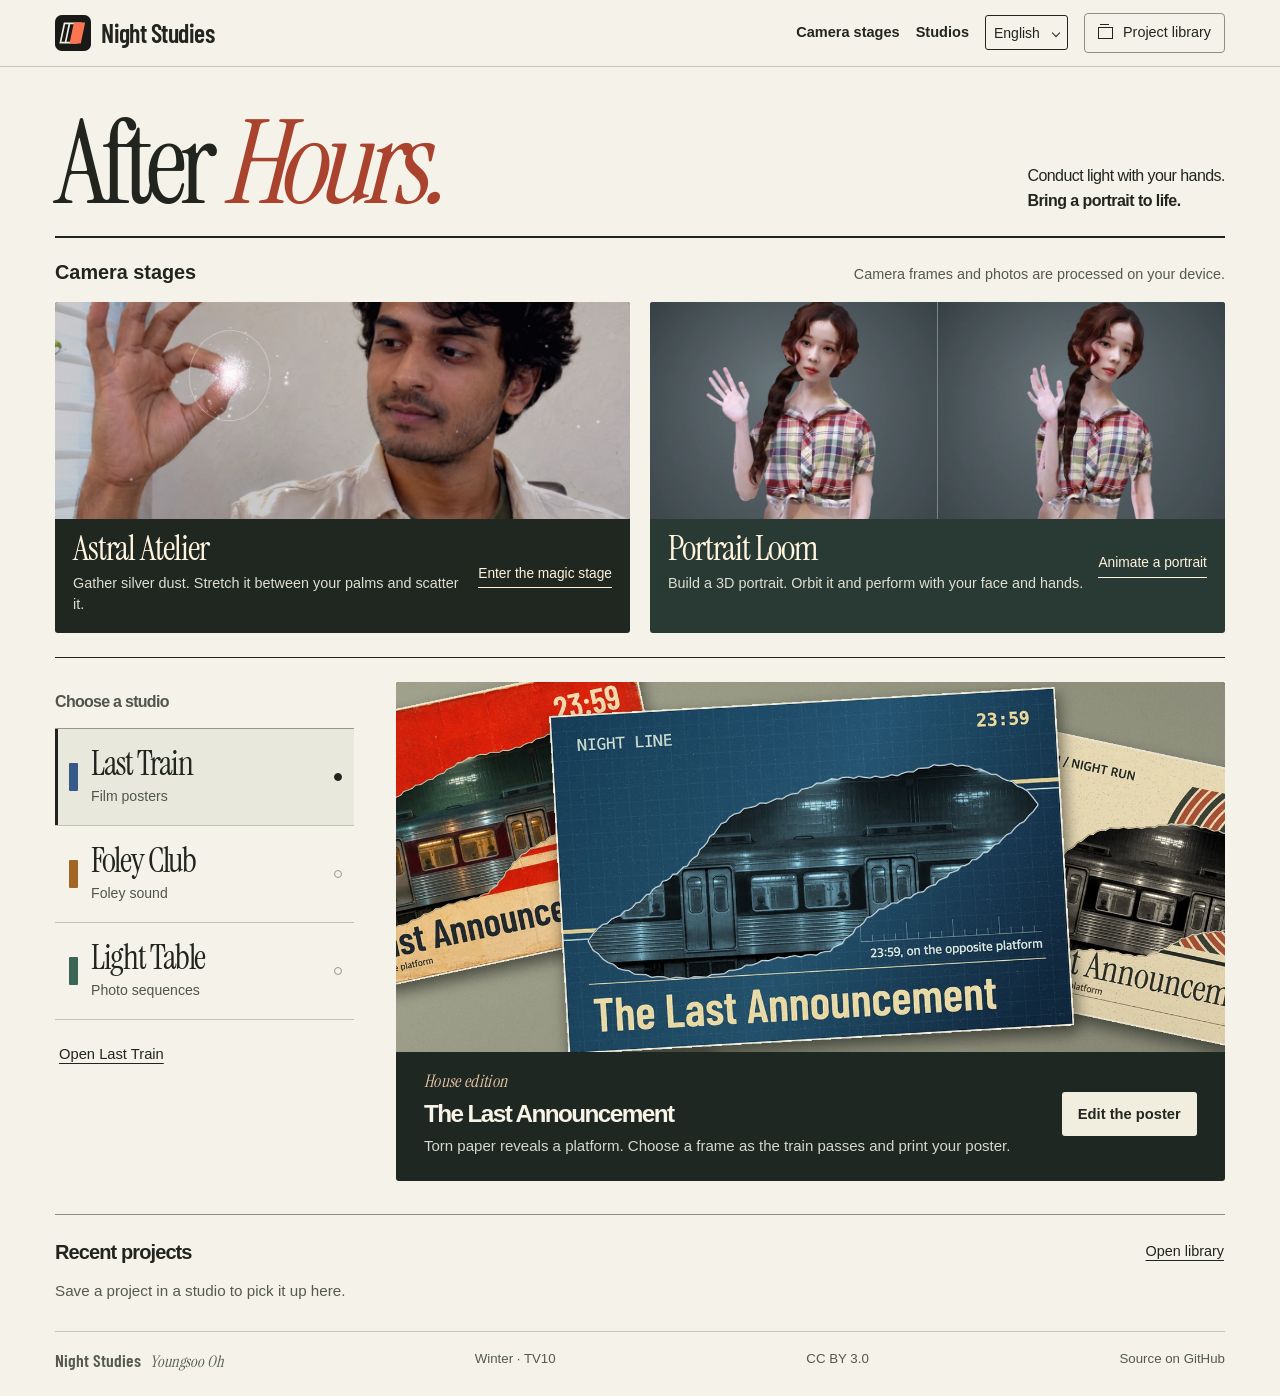
<file: docs/index.html>
<!doctype html>
<html lang="ko">
<head>
<meta charset="utf-8">
<meta name="viewport" content="width=device-width,initial-scale=1,viewport-fit=cover">
<meta name="theme-color" content="#f4f2e9">
<meta name="description" content="카메라로 빛을 지휘하고 사진 속 인물을 움직이는 두 무대. 포스터, 사운드트랙, 사진을 위한 세 편집실.">
<title>Night Studies — After Hours 편집실</title>
<link rel="icon" href="./mark.svg" type="image/svg+xml">
<link rel="stylesheet" href="./gallery.css?v=c949376de5">
<script src="./i18n.js?v=e4aa568ccb"></script>
<script src="./common-locales.js?v=d89a249e9d"></script>
<script defer src="./library.js?v=e522b8cf6c"></script>
<script defer src="./gallery.js?v=8ea4f9fb00"></script>
</head>
<body>
<a class="skip" href="#studios">편집실로 이동</a>
<header class="mast"><div class="shell">
  <a class="brand" href="./"><img src="./mark.svg" width="36" height="36" alt="">Night Studies</a>
  <nav aria-label="주 메뉴"><a href="#stages">카메라 무대</a><a href="#studios">편집실</a><span data-language-picker></span><button type="button" data-library><span class="shelf-icon" aria-hidden="true"></span>작업 보관함</button></nav>
</div></header>
<main class="shell">
  <div class="headline"><h1>After <em>Hours.</em></h1><p>손끝으로 무대를 열고<br><strong>사진 속 인물에 움직임을 입히세요.</strong></p></div>
  <section id="stages" class="live-stages" aria-labelledby="stages-title">
    <div class="stages-head"><h2 id="stages-title">카메라 무대</h2><p>카메라 영상과 사진은 기기에서 처리됩니다.</p></div>
    <div class="stage-shelf">
      <a class="stage-link" href="spell-stage/"><div class="stage-art"><img src="assets/astral-cover.webp?v=8d57b9cbe1" alt="카메라 속 손 주위로 모여드는 은빛 입자 구름"></div><div class="stage-details"><div><h3 lang="en" translate="no">Astral Atelier</h3><p>은빛 입자를 손바닥에 모아 두 손 사이로 늘이고 흩뿌립니다.</p></div><span>마법 무대 열기</span></div></a>
      <a class="stage-link" href="portrait-stage/"><div class="stage-art"><img src="assets/loom-cover.webp?v=09941cf5f2" alt="한 장의 사진에서 만든 3D 인물의 정면과 사선 시점"></div><div class="stage-details"><div><h3 lang="en" translate="no">Portrait Loom</h3><p>사진으로 3D 인물을 만들어 돌려 보고 내 표정과 손으로 연기합니다.</p></div><span>인물 무대 열기</span></div></a>
    </div>
  </section>
  <section class="desk" id="studios" aria-label="편집실과 하우스 에디션">
    <div class="selector">
      <h2>편집실 선택</h2>
      <div role="tablist" aria-label="편집실 선택" class="tabs">
        <button type="button" aria-selected="true" tabindex="0" role="tab" aria-controls="edition" id="tab-train" data-studio="last-train"><i class="swatch sw-train"></i><span><b lang="en" translate="no">Last Train</b><small>영화 포스터 편집실</small></span><span class="tab-dot" aria-hidden="true"></span></button>
        <button type="button" aria-selected="false" tabindex="-1" role="tab" aria-controls="edition" id="tab-foley" data-studio="foley-club"><i class="swatch sw-foley"></i><span><b lang="en" translate="no">Foley Club</b><small>효과음 편집실</small></span><span class="tab-dot" aria-hidden="true"></span></button>
        <button type="button" aria-selected="false" tabindex="-1" role="tab" aria-controls="edition" id="tab-light" data-studio="light-table"><i class="swatch sw-light"></i><span><b lang="en" translate="no">Light Table</b><small>사진 시퀀스 편집실</small></span><span class="tab-dot" aria-hidden="true"></span></button>
      </div>
      <a class="blank-link" id="start-blank" href="last-train/">막차 편집실 바로 열기</a>
    </div>
    <article id="edition" class="edition" role="tabpanel" aria-labelledby="tab-train" data-current="last-train">
      <div class="mount" id="edition-art"><img id="edition-preview" src="assets/edition-train.webp" alt="마지막 안내방송 포스터 편집본" fetchpriority="high"></div>
      <div class="edition-caption"><div><span class="edition-label">하우스 에디션</span><h2 id="edition-name">마지막 안내방송</h2><p id="edition-copy">종이 사이로 드러난 승강장. 열차가 지나갈 한 프레임을 골라 포스터로 인쇄하세요.</p></div>
      <a class="start" id="start-edition" href="last-train/?edition=house">포스터 편집하기</a></div>
    </article>
  </section>
  <section class="shelf" aria-labelledby="recent-heading">
    <div class="shelf-head"><h2 id="recent-heading">최근 작업</h2><button type="button" data-library>보관함 열기</button></div>
    <div id="recent" aria-live="polite"></div>
  </section>
  <noscript><div class="noscript">JavaScript를 켜 주세요. Enable JavaScript. Bitte JavaScript aktivieren. <a href="last-train/">막차</a> · <a href="foley-club/">폴리 클럽</a> · <a href="light-table/">라이트 테이블</a></div></noscript>
</main>
<footer class="shell"><span>Night Studies <i>Youngsoo Oh</i></span><a href="https://commons.wikimedia.org/?curid=162907797" lang="en" translate="no">Winter · TV10</a><a href="https://creativecommons.org/licenses/by/3.0/" lang="en" translate="no">CC BY 3.0</a><a href="https://github.com/oyoungsoo97-hub/night-studies">GitHub 소스</a></footer>
</body>
</html>
</file>
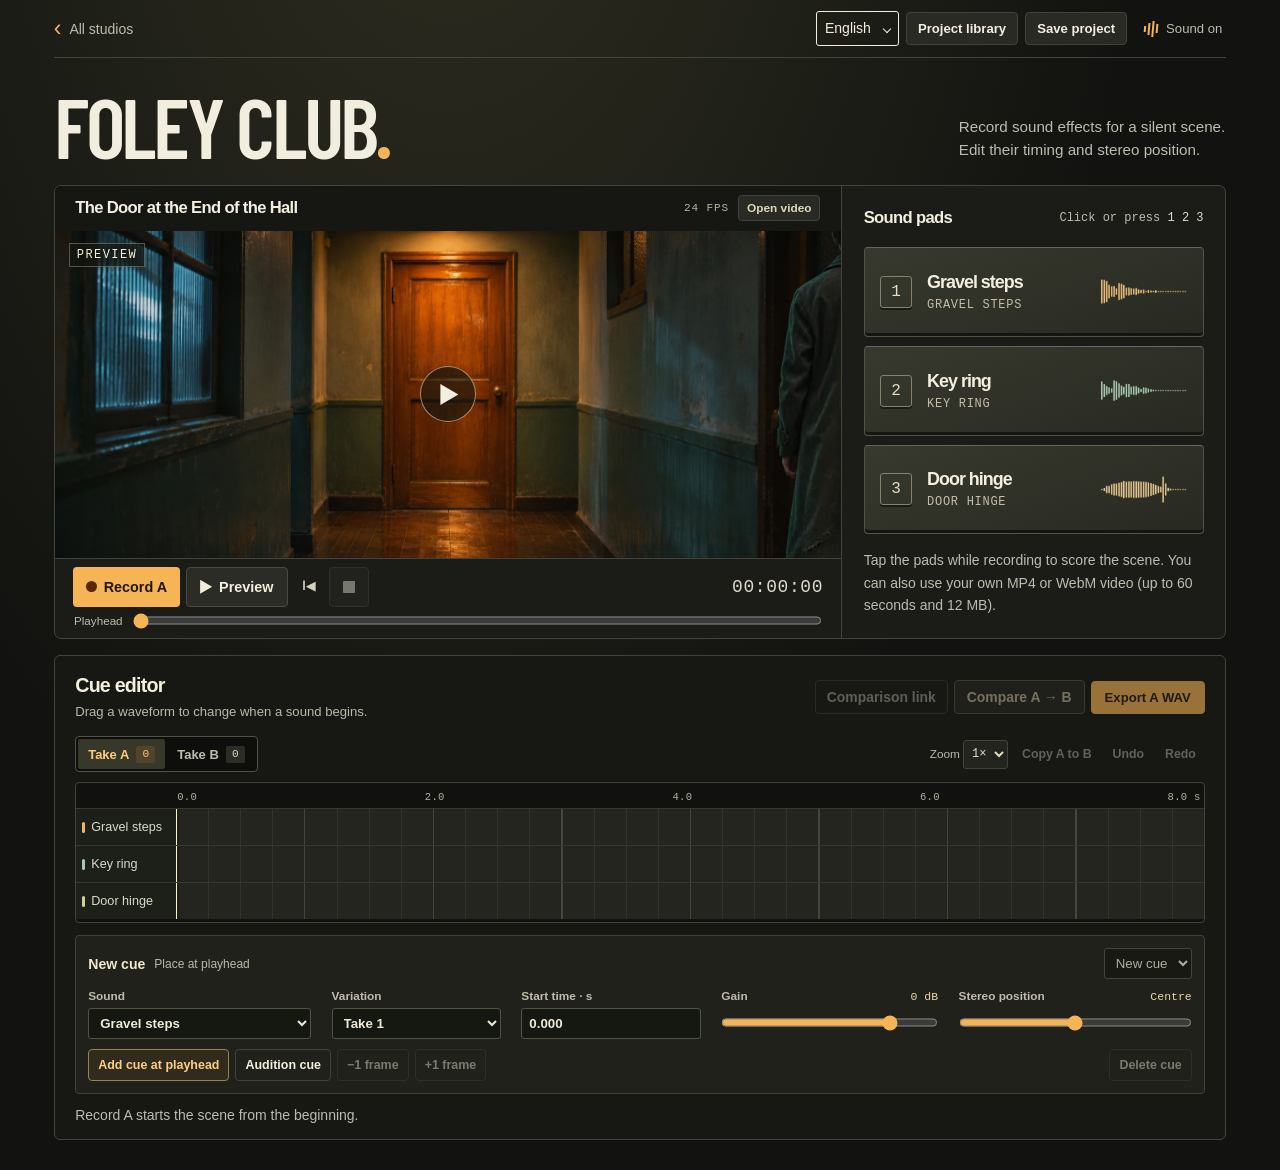
<file: docs/foley-club/index.html>
<!doctype html>
<html lang="ko">
<head>
<meta charset="utf-8">
<meta name="viewport" content="width=device-width, initial-scale=1, viewport-fit=cover">
<meta name="theme-color" content="#11110f">
<title>FOLEY CLUB · Night Studies</title>
<link rel="icon" href="../mark.svg" type="image/svg+xml">
<link rel="preload" as="image" href="./walker.webp">
<link rel="stylesheet" href="./studio.css?v=b8d990088d">
<script src="../i18n.js?v=e4aa568ccb"></script><script src="../common-locales.js?v=d89a249e9d"></script><script src="../studio-locales.js?v=d217893ea4"></script>
  <script defer src="./sound.js?v=0f4a84e2ef"></script>
<script defer src="./film.js?v=9da6bc0255"></script>
<script defer src="./media.js?v=695a810dad"></script>
<script defer src="./share.js?v=3c7f10b8a9"></script>
<script defer src="../library.js?v=e522b8cf6c"></script>
<script defer src="./studio.js?v=cb907eae4a"></script>
</head>
<body>
<main>
  <nav class="utility" aria-label="작품 탐색">
    <a class="home" href="../index.html"><span class="back-icon" aria-hidden="true">‹</span> 작품 목록</a>
    <div class="utility-actions"><span data-language-picker></span><button type="button" data-library>작업 보관함</button><button type="button" data-save-project>프로젝트 저장</button>
    <button id="mute" type="button" aria-label="모니터 음소거" aria-pressed="false"><span aria-hidden="true" class="levels"><i></i><i></i><i></i><i></i></span><span id="muteText">소리 켜짐</span></button></div>
  </nav>
  <header class="mast">
    <h1>FOLEY CLUB<span>.</span></h1>
    <p>무성 장면에 효과음을 녹음하고,<br>타이밍과 공간을 편집하세요.</p>
  </header>
  <div class="workspace">
    <section class="film-panel" aria-labelledby="film-title">
      <div class="film-topline"><h2 data-no-i18n id="film-title">복도 끝의 문</h2><div class="film-tools"><span class="film-format">24 FPS</span><button id="stockFilm" type="button" hidden>기본 장면</button><button id="openFilm" type="button">영상 열기</button><input type="file" id="filmFile" accept="video/mp4,video/webm,.mp4,.webm" hidden></div></div>
      <figure class="screen">
        <canvas id="film" width="1200" height="585" aria-label="한 사람이 어두운 복도를 걸어가 문을 열고 사라지는 8초 장면"></canvas>
        <div id="mediaStage" hidden></div>
        <div class="film-stamp" id="filmMode" aria-hidden="true">미리보기</div>
        <button id="screenPlay" aria-label="장면 미리 보기" title="장면 미리 보기" type="button"><span class="play-icon" aria-hidden="true"></span></button>
        <figcaption class="sr">같은 장면에 두 가지 효과음을 녹음하고 이어 들을 수 있습니다.</figcaption>
      </figure>
      <div class="transport">
        <div class="transport-actions">
          <button class="record" id="record" type="button"><span class="record-dot" aria-hidden="true"></span><span id="recordText">A 녹음</span></button>
          <button class="play" id="play" type="button"><span class="play-icon" aria-hidden="true"></span><span id="playText">미리 보기</span></button>
          <button id="rewind" type="button" aria-label="처음으로" title="처음으로">Ⅰ◀</button>
          <button id="stop" type="button" aria-label="정지" disabled><span class="stop-icon" aria-hidden="true"></span></button>
        </div>
        <span id="timecode" aria-label="재생 시간">00:00:00</span>
      </div>
      <label class="scrub"><span>재생 위치</span><input type="range" id="seek" min="0" max="8" step=".001" value="0" aria-label="장면 재생 위치"></label>
    </section>
    <section class="pads-panel" aria-labelledby="pads-title">
      <div class="section-topline"><h2 id="pads-title">효과음 패드</h2><span class="shortcut-caption">클릭 또는 키 <kbd>1</kbd> <kbd>2</kbd> <kbd>3</kbd></span></div>
      <div id="pads">
        <button type="button" class="pad gravel" data-sound="0" aria-label="자갈 발소리, 키 1"><span class="pad-key" aria-hidden="true">1</span><span class="pad-label"><span>자갈 발소리</span><small >자갈 발걸음</small></span><canvas width="132" height="44" aria-hidden="true"></canvas></button>
        <button type="button" class="pad keys" data-sound="1" aria-label="열쇠 꾸러미, 키 2"><span class="pad-key" aria-hidden="true">2</span><span class="pad-label"><span>열쇠 꾸러미</span><small >금속 열쇠</small></span><canvas width="132" height="44" aria-hidden="true"></canvas></button>
        <button type="button" class="pad hinge" data-sound="2" aria-label="문 경첩, 키 3"><span class="pad-key" aria-hidden="true">3</span><span class="pad-label"><span>문 경첩</span><small >금속 경첩</small></span><canvas width="132" height="44" aria-hidden="true"></canvas></button>
      </div>
      <p class="pad-help">녹음 중 패드를 눌러 장면에 소리를 입히세요. 직접 촬영한 MP4·WebM 영상도 열 수 있습니다 (60초 · 12 MB까지).</p>
    </section>
  </div>
  <section class="timeline" aria-labelledby="takes-title">
    <div class="section-topline editor-heading"><div><h2 id="takes-title">큐 편집기</h2><p class="section-hint">파형을 끌어 소리가 시작되는 순간을 맞추세요.</p></div>
      <div class="compare-actions"><button type="button" id="share" disabled>비교 링크</button><button type="button" id="compare" disabled>A · B 이어 듣기</button><button type="button" id="exportWave" class="export" disabled>WAV 저장</button></div>
    </div>
    <div class="edit-toolbar">
      <div class="take-tabs" role="group" aria-label="편집할 테이크">
        <button class="take-select" type="button" data-take="A" aria-pressed="true">테이크 A <span class="tab-count">0</span></button>
        <button class="take-select" type="button" data-take="B" aria-pressed="false">테이크 B <span class="tab-count">0</span></button>
      </div>
      <div class="history-actions"><label class="zoom-label">배율 <select id="timelineZoom" aria-label="타임라인 배율"><option value="1">1×</option><option value="2">2×</option><option value="4">4×</option><option value="8">8×</option></select></label><button id="copyTake" type="button" disabled>A를 B로 복사</button><button id="undo" type="button" title="실행 취소 (⌘/Ctrl Z)" disabled>실행 취소</button><button id="redo" type="button" title="다시 실행 (⌘/Ctrl Shift Z)" disabled>다시 실행</button></div>
    </div>
    <div id="arrangement" class="arrangement" aria-label="8초 효과음 타임라인">
      <div class="score-scroll" id="scoreScroll"><div class="score-mat">
      <div class="timeline-ruler" aria-hidden="true"><span>0.0</span><span>2.0</span><span>4.0</span><span>6.0</span><span>8.0 s</span></div>
      <div data-track="A" class="take-tracks"></div><div data-track="B" class="take-tracks" hidden></div>
      </div></div>
    </div>
    <div class="inspector">
      <div class="inspector-head"><strong id="inspectTitle">새 큐</strong><span id="cuePosition"></span><select id="cuePicker" aria-label="편집할 큐 선택"><option value="">새 큐</option></select></div>
      <div class="inspector-fields">
        <label>효과음<select id="cueSound"><option value="0">자갈 발소리</option><option value="1">열쇠 꾸러미</option><option value="2">문 경첩</option></select></label>
        <label>변주<select id="cueVariant"><option value="0">테이크 1</option><option value="1">테이크 2</option><option value="2">테이크 3</option></select></label>
        <label>시작 시간 · 초<input type="number" id="cueTime" min="0" max="7.999" step=".001" value="0.000"></label>
        <label class="fader"><span>음량 <output id="gainValue">0 dB</output></span><input type="range" id="cueGain" min="-24" max="6" step="1" value="0"></label>
        <label class="fader"><span>스테레오 위치 <output id="panValue">중앙</output></span><input type="range" id="cuePan" min="-100" max="100" step="1" value="0"></label>
      </div>
      <div class="inspector-actions"><button id="addCue" type="button" class="primary-edit">현재 위치에 큐 추가</button><button id="listenCue" type="button">큐 듣기</button><button id="nudgeBack" type="button" disabled>−1 프레임</button><button id="nudgeForward" type="button" disabled>+1 프레임</button><button id="removeCue" type="button" disabled>큐 삭제</button></div>
    </div>
    <div class="share-fallback" id="shareFallback" hidden><label for="shareField">복사할 비교 링크</label><input id="shareField" type="text" readonly spellcheck="false"></div>
    <button type="button" id="returnMine" hidden>내 테이크로 돌아가기</button>
    <p id="status" role="status" aria-live="polite">A 녹음을 누르면 장면이 처음부터 재생됩니다.</p>
  </section>
</main>
</body>
</html>
</file>
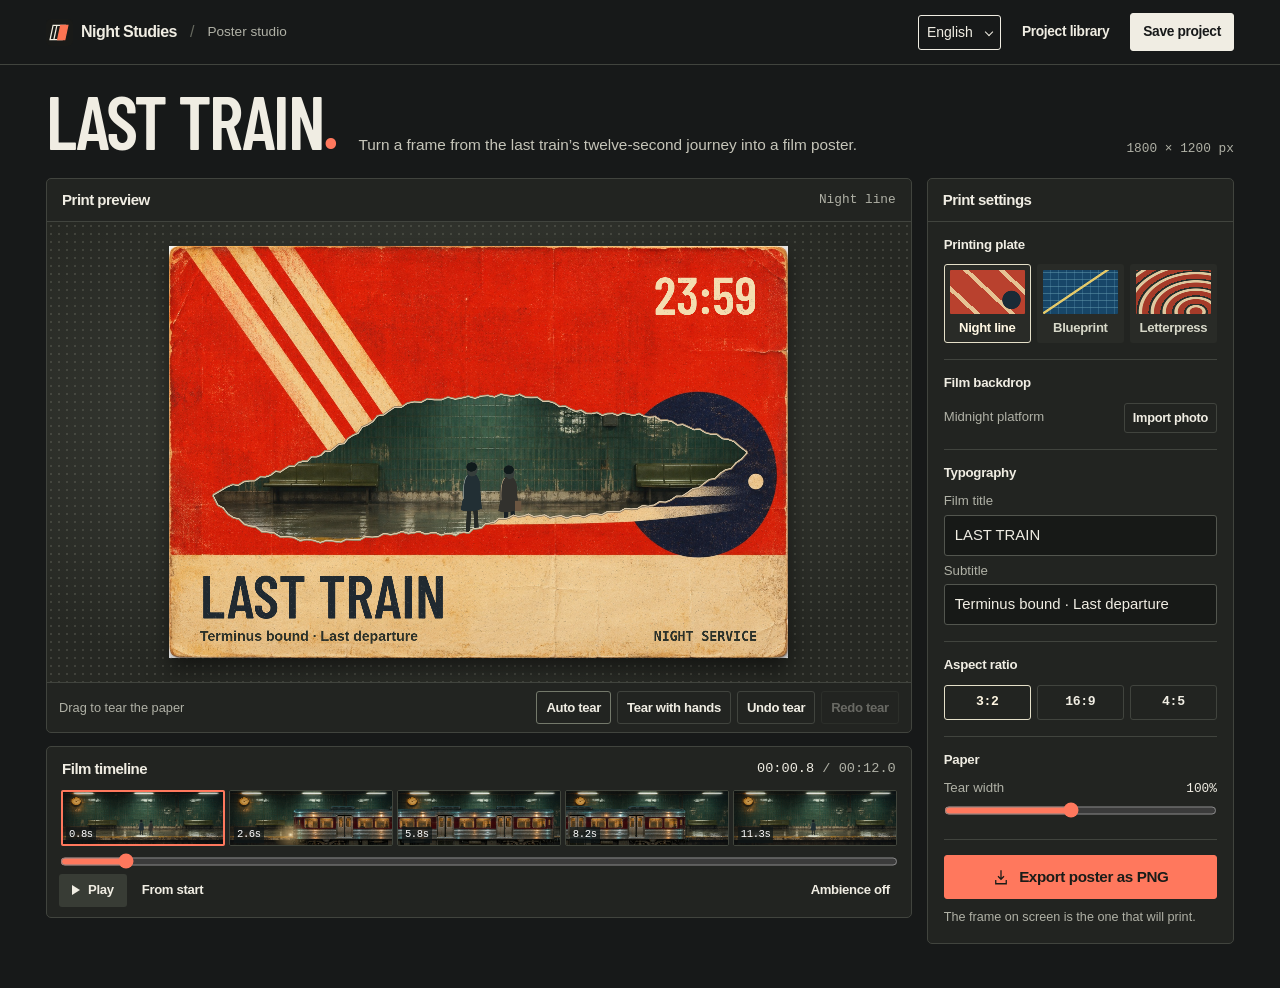
<file: docs/last-train/index.html>
<!doctype html>
<html lang="ko">
<head>
  <meta charset="utf-8"><meta name="viewport" content="width=device-width, initial-scale=1, viewport-fit=cover">
  <meta name="theme-color" content="#171919"><meta name="description" content="막차가 지나는 열두 초에서 한 장면을 골라 활자와 찢어진 종이로 영화 포스터를 만드는 작업실.">
  <title>Last Train — 포스터 작업실 · Night Studies</title>
  <link rel="icon" href="../mark.svg" type="image/svg+xml"><link rel="stylesheet" href="train.css?v=3909e42529">
  <script src="../i18n.js?v=e4aa568ccb"></script><script src="../common-locales.js?v=d89a249e9d"></script><script src="../studio-locales.js?v=d217893ea4"></script>
  <script src="../library.js?v=e522b8cf6c" defer></script><script src="print.js?v=6f0c1b17a7" defer></script><script src="train.js?v=ee3c432efc" defer></script>
</head>
<body>
<header class="mast"><div class="nav-left"><a href="../index.html" class="home"><img src="../mark.svg" alt="">Night Studies</a><span class="divider">/</span><span class="workspace-name">포스터 작업실</span></div><div class="nav-actions"><span data-language-picker></span><button type="button" class="plain library-btn" data-library>작업 보관함</button><button type="button" class="project-btn" data-save-project>프로젝트 저장</button></div></header>
<main inert>
 <div class="headline"><div><h1 lang="en">Last Train<span>.</span></h1><p>막차가 지나는 열두 초에서 골라 만드는 한 장의 영화 포스터.</p></div><span class="format-label" id="printDimensions">1800 × 1200 px</span></div>
 <div class="workbench">
 <div class="production">
 <section class="screen">
   <div class="panel-head"><h2>인쇄 미리보기</h2><span id="paperName">야간선</span></div>
   <div id="trainStage" class="stage"><div id="paperMount"><canvas id="tearCanvas" width="1800" height="1200" tabindex="0" role="button" aria-label="인쇄 미리보기. 원하는 곳을 드래그해서 찢으세요. 엔터 키로 자동 찢기, 스페이스 키로 필름을 재생합니다."></canvas></div></div>
   <div class="toolstrip"><span>드래그로 종이 찢기</span><div><button type="button" id="autoTear">자동 찢기</button><button type="button" id="cameraTear">손으로 찢기</button><button type="button" id="undoCut" disabled>찢기 취소</button><button type="button" id="redoCut" disabled>다시 적용</button></div></div>
   <span id="handStatus" aria-live="polite"></span>
 </section>
 <section class="timeline">
   <div class="panel-head"><h2>필름 타임라인</h2><span class="clock"><output id="playhead">00:00.0</output> / 00:12.0</span></div>
   <div id="filmstrip" class="filmstrip" aria-label="장면 선택"></div>
   <label class="sr-only" for="seek">출력할 프레임 선택</label><input id="seek" type="range" min="0" max="12" step="0.05" value="0">
   <div class="player"><div><button type="button" id="playToggle"><span aria-hidden="true" class="play-icon"></span><span id="playLabel">재생</span></button><button type="button" id="replay">처음부터</button></div><button type="button" id="soundToggle" aria-pressed="false">현장음 끔</button></div>
 </section>
 </div>
 <aside class="inspector" aria-label="포스터 편집">
   <div class="panel-head"><h2>인쇄 설정</h2><a class="preview-jump" href="#tearCanvas">미리보기 ↑</a></div>
   <fieldset><legend>인쇄판</legend><div class="stocks" id="stockOptions">
     <button type="button" data-stock="vermilion" aria-pressed="true"><span class="stock red"></span>야간선</button>
     <button type="button" data-stock="blueprint" aria-pressed="false"><span class="stock blue"></span>청사진</button>
     <button type="button" data-stock="letterpress" aria-pressed="false"><span class="stock cream"></span>활판</button>
   </div></fieldset>
   <fieldset class="backdrop"><legend>필름 배경</legend><div class="photo-pick"><span data-no-i18n id="backgroundName">자정의 승강장</span><button type="button" id="pickBackground">사진 가져오기</button><input type="file" id="backgroundFile" accept="image/jpeg,image/png,image/webp" hidden></div><details id="photoFraming" hidden><summary>사진 구도</summary><label for="photoPanX">좌우 위치</label><input type="range" id="photoPanX" min="0" max="100" value="50"><label for="photoPanY">상하 위치</label><input type="range" id="photoPanY" min="0" max="100" value="54"><label class="people-toggle"><input type="checkbox" id="photoActors" checked>승객과 열차 합성</label></details><button type="button" id="resetBackground" hidden>기본 승강장으로 복원</button><span id="photoStatus" role="status"></span></fieldset>
   <fieldset class="type-fields"><legend>타이포그래피</legend><label for="filmTitle">영화 제목</label><input id="filmTitle" maxlength="40" value="LAST TRAIN" autocomplete="off"><label for="subtitle">부제</label><input id="subtitle" maxlength="52" value="종점행 · 마지막 열차" autocomplete="off"></fieldset>
   <fieldset><legend>판형</legend><div class="formats" id="formatOptions">
     <button type="button" data-format="print" aria-pressed="true">3:2</button><button type="button" data-format="cinema" aria-pressed="false">16:9</button><button type="button" data-format="portrait" aria-pressed="false">4:5</button>
   </div></fieldset>
   <fieldset class="width-control"><legend>종이 편집</legend><div class="label-row"><label for="cutWidth">찢어진 폭</label><output for="cutWidth" id="widthValue">100%</output></div><input id="cutWidth" type="range" min="35" max="175" step="1" value="100"></fieldset>
   <div class="output"><button type="button" id="savePoster"><svg width="18" height="18" viewBox="0 0 24 24" fill="none" stroke="currentColor" stroke-width="1.7" aria-hidden="true"><path d="M12 3v12m-4-4 4 4 4-4M5 16v5h14v-5"/></svg>포스터 PNG 내보내기</button><span role="status" id="sceneStatus">화면에 보이는 프레임이 포스터에 담깁니다.</span></div>
 </aside>
 </div>
</main>
<script src="../hand-control.js?v=5493cade25" defer></script>
</body>
</html>
</file>
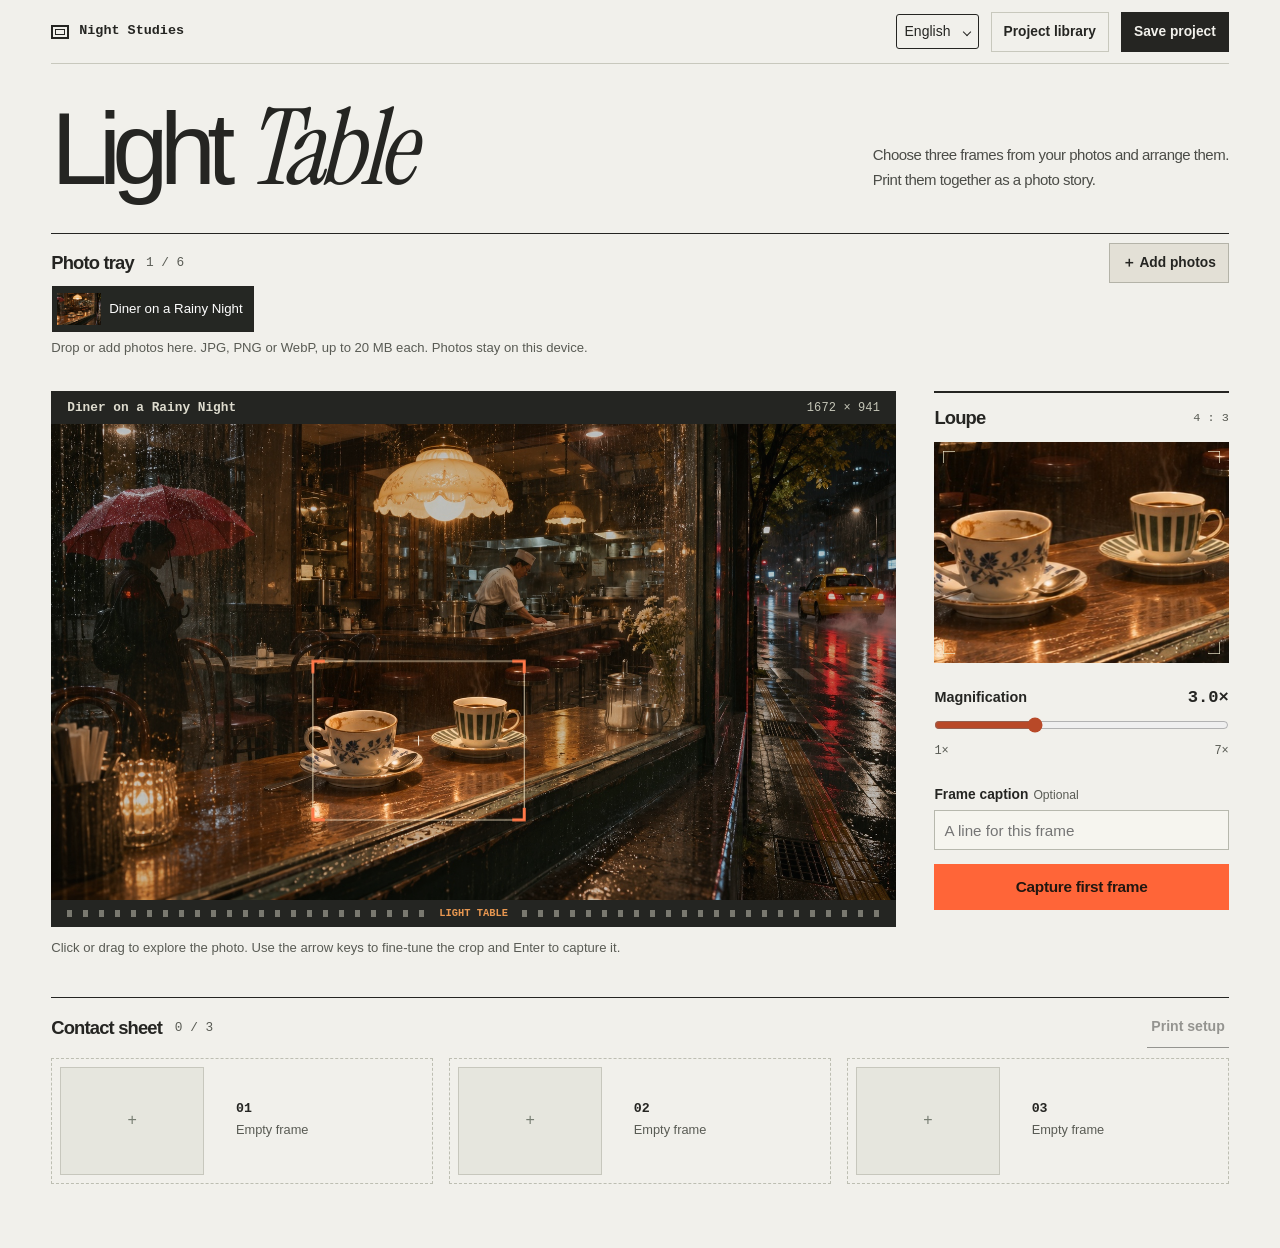
<file: docs/light-table/index.html>
<!doctype html>
<html lang="ko">
<head>
  <meta charset="utf-8">
  <meta name="viewport" content="width=device-width, initial-scale=1, viewport-fit=cover">
  <meta name="theme-color" content="#eeede7">
  <meta name="description" content="내 사진에서 세 컷을 고르고 순서, 캡션, 인화지와 레이아웃을 편집하는 개인 사진 작업대.">
  <title>Light Table · Night Studies</title>
  <link rel="icon" href="../mark.svg" type="image/svg+xml">
  <link rel="stylesheet" href="table.css?v=025bf2ad4f">
  <script src="../i18n.js?v=e4aa568ccb"></script><script src="../common-locales.js?v=d89a249e9d"></script><script src="../studio-locales.js?v=d217893ea4"></script>
  <script src="../library.js?v=e522b8cf6c" defer></script>
  <script src="table.js?v=bdd450f717" defer></script>
</head>
<body>
  <main class="workbench">
    <nav class="site-bar" aria-label="작품과 프로젝트">
      <a href="../index.html" class="home"><span class="aperture" aria-hidden="true"></span>Night Studies</a>
      <div class="project-actions"><span data-language-picker></span><button type="button" data-library>작업 보관함</button><button type="button" data-save-project>프로젝트 저장</button></div>
    </nav>
    <header class="intro">
      <h1 lang="en">Light <i>Table</i></h1>
      <p>사진에서 세 컷을 고르고 순서를 편집하세요. <br>한 장의 사진 이야기로 인화할 수 있습니다.</p>
    </header>
    <section id="sourcePanel" class="source-panel" aria-labelledby="sourceHeading">
      <div class="source-toolbar">
        <div class="source-title"><h2 id="sourceHeading">원판 보관대</h2><span class="mono" id="sourceCount">1 / 6</span></div>
        <div class="source-actions">
          <button id="importPhoto" type="button" class="add-photo">＋ 사진 추가</button>
          <input type="file" id="photoFile" accept="image/jpeg,image/png,image/webp" multiple hidden>
        </div>
      </div>
      <div id="sources" class="source-list" aria-label="편집할 원판 선택"></div>
      <div class="source-note"><p id="importHint">사진을 여기에 놓거나 추가하세요. JPG · PNG · WebP, 장당 20 MB까지. 사진은 이 기기에서 처리됩니다.</p>
        <button type="button" id="discardSource" hidden>원판 빼기</button></div>
      <p id="sourceStatus" role="status" aria-live="polite"></p>
    </section>
    <div class="desk-grid">
      <section class="film-bed" aria-label="확대할 사진 원판">
        <div class="rail upper-rail"><span data-no-i18n id="sourceName">비 오는 밤의 식당</span><span id="resolution">불러오는 중</span></div>
        <div class="photo-mat"><div class="stage" id="stage" tabindex="0" role="group" aria-label="사진 위의 자르기 위치" aria-describedby="stageHelp">
          <img id="sourcePhoto" src="../assets/diner.jpg" alt="비 내리는 밤, 유리창 안팎의 풍경이 겹치는 식당" draggable="false">
          <canvas id="overlay" aria-hidden="true"></canvas>
          <div id="loadError" class="load-error" hidden>원판을 열 수 없습니다. <button id="retry" type="button">다시 불러오기</button></div>
        </div></div>
        <div class="rail film-footer" aria-hidden="true"><span class="sprockets"></span><span>LIGHT TABLE</span><span class="sprockets"></span></div>
        <p id="stageHelp" class="stage-help">사진 위를 누르거나 드래그해 탐색하세요.<span class="key-help"> 방향키로 미세 조정하고 Enter로 담을 수 있습니다.</span></p>
      </section>
      <section class="console" aria-labelledby="loupeTitle">
        <div class="console-heading"><h2 id="loupeTitle">확대경</h2><span class="mono ratio">4 : 3</span></div>
        <div class="glass"><canvas id="detail" width="480" height="360" aria-label="선택한 사진 영역 미리보기"></canvas></div>
        <div class="zoom-control">
          <label for="zoom">확대 배율</label><output id="zoomValue" for="zoom">3.0×</output>
          <input type="range" id="zoom" min="1" max="7" step="0.1" value="3" aria-label="확대 배율">
          <div class="scale" aria-hidden="true"><span>1×</span><span>7×</span></div>
        </div>
        <label class="caption-field" for="caption">컷 캡션 <span>선택</span><input type="text" id="caption" maxlength="40" placeholder="이 장면에 남길 한 줄"></label>
        <button id="capture" class="action orange" disabled>첫 컷 담기</button>
        <button id="cancelEdit" class="action secondary" hidden>편집 취소</button>
        <p id="notice" class="notice" role="status" aria-live="polite"></p>
      </section>
    </div>
    <section class="contact" aria-labelledby="stripHeading">
      <div class="strip-head"><div class="strip-title"><h2 id="stripHeading">콘택트 시트</h2><span id="count" class="mono">0 / 3</span></div>
        <button id="proof" class="text-button" disabled>인화 설정</button>
      </div>
      <div id="frames" class="frames" aria-label="이야기 순서"></div>
      <div id="frameTools" class="frame-tools" aria-label="선택한 컷 편집" hidden>
        <strong id="selectedLabel"></strong>
        <button type="button" id="earlier">앞으로 이동</button><button type="button" id="later">뒤로 이동</button><button type="button" id="remove">컷 빼기</button>
      </div>
    </section>
  </main>
  <dialog id="proofDialog" aria-labelledby="proofTitle">
    <div class="proof-head"><h2 id="proofTitle">인화 설정</h2><button id="closeProof" class="text-button">닫기</button></div>
    <div class="proof-layout"><div class="print-mat"><canvas id="proofCanvas" width="2400" height="1060" aria-label="선택한 세 컷을 순서대로 담은 인화지"></canvas></div>
      <div class="proof-controls">
        <label for="storyTitle">작품 제목<input id="storyTitle" type="text" maxlength="45" value="비 오는 밤의 식당"></label>
        <label for="layout">레이아웃<select id="layout"><option value="strip">가로 세 컷</option><option value="column">세로 필름</option><option value="cover">표지와 두 컷</option></select></label>
        <label for="paper">인화지<select id="paper"><option value="ivory">아이보리</option><option value="white">순백</option><option value="carbon">카본 블랙</option></select></label>
        <label for="format">파일 형식<select id="format"><option value="png">PNG · 무손실</option><option value="jpeg">JPEG · 공유용</option></select></label>
        <span id="dimensions" class="mono"></span><button id="download" class="action orange">PNG 인화 저장</button>
        <p id="printStatus" role="status" aria-live="polite"></p>
      </div>
    </div>
  </dialog>
</body></html>
</file>
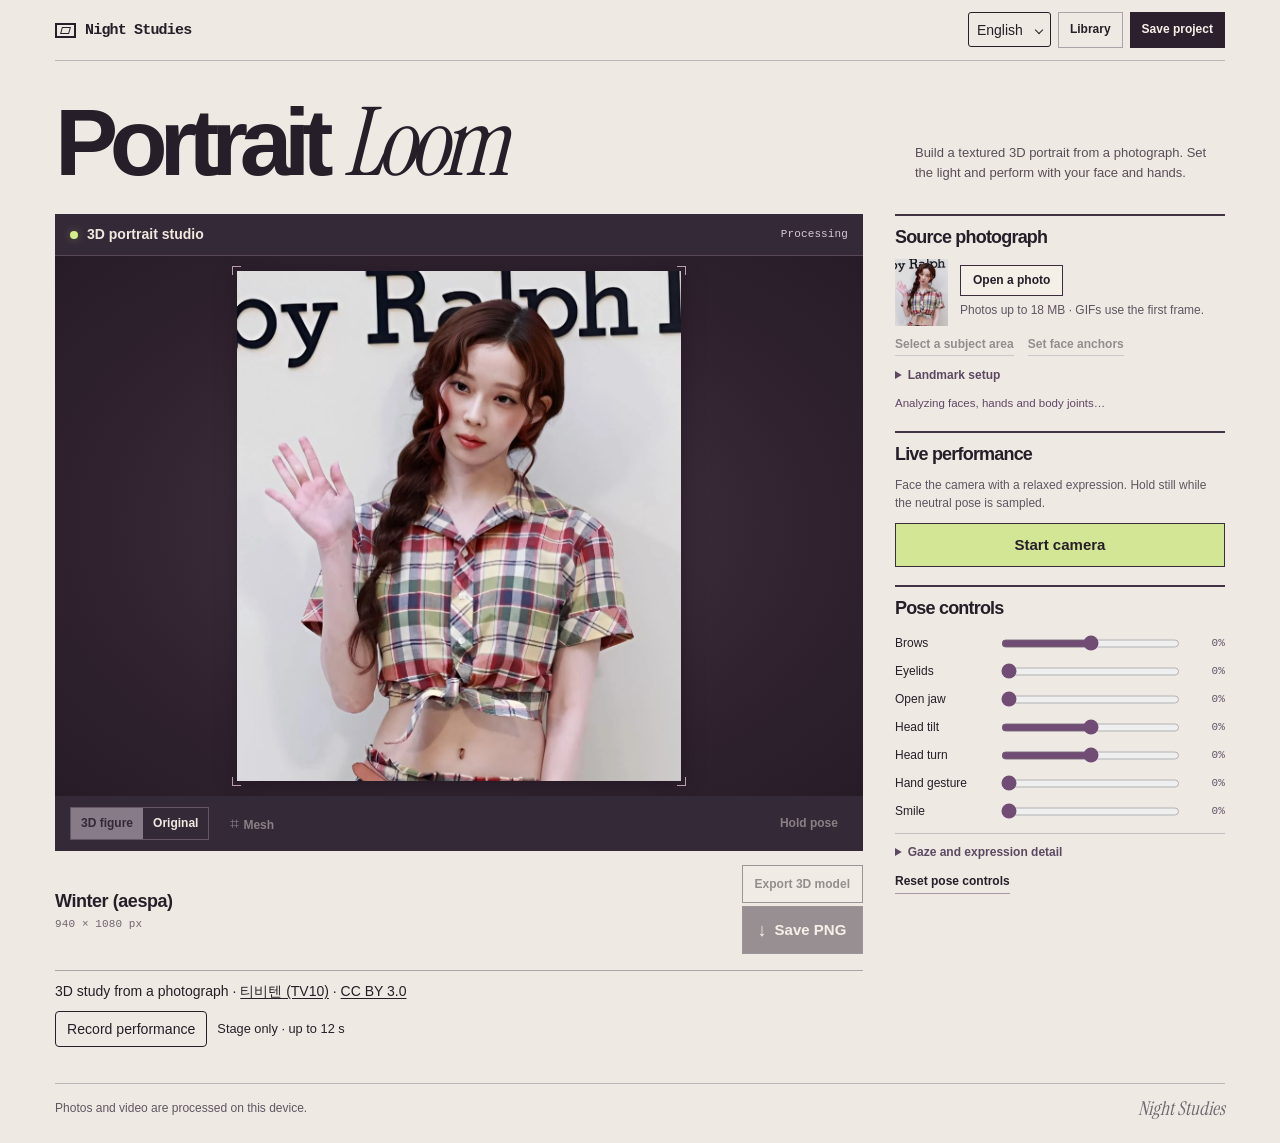
<file: docs/portrait-stage/index.html>
<!doctype html>
<html lang="ko"><head><meta charset="utf-8"><meta name="viewport" content="width=device-width,initial-scale=1,viewport-fit=cover"><meta name="theme-color" content="#eee9e1"><meta name="description" content="Build and perform a textured 3D portrait from a photograph on your device."><title>Portrait Loom · Night Studies</title><link rel="icon" href="../mark.svg"><link rel="stylesheet" href="stage.css?v=d9f59a30ea"><script src="../i18n.js?v=e4aa568ccb"></script><script src="../common-locales.js?v=d89a249e9d"></script><script defer src="../library.js?v=e522b8cf6c"></script><script type="module" src="stage.mjs?v=3cd00cc907"></script></head><body>
<main><nav class="topbar"><a href="../index.html" class="wordmark"><span class="mark" aria-hidden="true"></span>Night Studies</a><div class="nav-actions"><span data-language-picker></span><button type="button" data-library data-msg="shelf">작업 보관함</button><button type="button" class="nav-save" data-save-project data-msg="save">프로젝트 저장</button></div></nav>
<header class="mast"><div><h1>Portrait <i>Loom</i></h1></div><p data-msg="intro">사진 한 장에서 입체 인물을 만들고, 조명을 고른 뒤 내 표정과 손으로 연기하세요.</p></header>
<div class="workstation"><section class="stage-panel" aria-labelledby="stageHeading"><div class="stage-bar"><h2 id="stageHeading"><i class="lamp"></i><span data-msg="stage">초상 무대</span></h2><span class="spec" id="rigInfo" aria-live="polite"></span></div>
<div id="dropzone"><div class="framing"><canvas id="portrait" width="720" height="900" tabindex="0"></canvas><div class="corners" aria-hidden="true"><i></i><i></i><i></i><i></i></div></div><span class="drop-hint" data-msg="drop">사진을 놓아 열기</span></div>
<div id="pickHUD" class="pick-hud" hidden><span id="pickPrompt" role="status"></span><div class="pick-tools"><button id="backMark" type="button" class="soft" data-msg="back">이전 점</button><button id="skipTip" type="button" class="soft" hidden data-msg="skip">보이지 않음</button><button class="link" id="hudCancel" type="button" data-msg="cancel">취소</button></div></div><div class="transport"><div class="segments"><button id="moving" type="button" aria-pressed="true" data-msg="puppet">3D 인물</button><button id="original" type="button" aria-pressed="false" data-msg="original">원본</button></div><button class="silk" id="mesh" type="button" aria-pressed="false"><span aria-hidden="true">⌗</span><span data-msg="mesh">삼각망</span></button><button type="button" id="freeze" class="silk" disabled></button></div>
<div id="renderDesk" class="render-desk" hidden>
<div class="angle-shortcuts"><button type="button" data-angle="0" data-msg="viewFront">정면</button><button type="button" data-angle="-90" data-msg="viewSide">옆모습</button><button type="button" data-angle="180" data-msg="viewBack">뒷모습</button></div>
<label class="view-control"><span data-msg="azimuth">회전</span><input id="orbit" type="range" min="-180" max="180" step="1" value="0"><output id="orbitValue" for="orbit">0°</output></label>
<label class="view-control"><span data-msg="zoom">확대</span><input id="zoom" type="range" min="65" max="165" value="100"><output id="zoomValue" for="zoom">100%</output></label>
<label class="light-control"><span data-msg="light">조명</span><select id="light"><option value="0" data-msg="softbox">소프트박스</option><option value="1" data-msg="windowLight">창가광</option><option value="2" data-msg="edgeLight">윤곽광</option></select></label>
<button class="link" id="homeView" data-msg="resetView" type="button">시점 초기화</button></div>
<div class="film-note"><div><b id="photoName" data-no-i18n>에스파 윈터</b><span id="photoMeta" class="spec"></span></div><small id="modelStatus" class="spec" role="status"></small><div class="file-actions"><button id="glb" class="soft" type="button" data-msg="glb" disabled>3D 모델 저장</button><button id="download" class="print" type="button" disabled><span aria-hidden="true">↓</span><span data-msg="png">PNG 저장</span></button></div></div>
<div id="compareTools" hidden><button type="button" class="soft" id="compareFilm" data-msg="compareFilm">실제 영상과 비교</button></div>
<dialog id="filmDialog" aria-labelledby="filmTitle"><header class="film-head"><h2 id="filmTitle" data-msg="compareFilm">실제 영상과 비교</h2><button type="button" class="soft" id="filmClose" data-msg="filmClose">닫기</button></header>
<div class="film-controls"><label><span data-msg="filmScene"></span><select id="filmClip"><option value="head-turn" data-msg="filmTurn"></option><option value="finger-heart" data-msg="filmHand"></option></select></label><label><span data-msg="filmSpeed"></span><select id="filmSpeed"><option value="1">1×</option><option value=".5">0.5×</option></select></label></div>
<div class="film-pair"><figure><figcaption data-msg="filmTV"></figcaption><video id="filmSource" controls playsinline muted preload="auto"></video></figure><figure><figcaption data-msg="filmRender"></figcaption><canvas id="filmModel" width="640" height="432" role="img" aria-labelledby="filmTitle"></canvas></figure></div>
<div class="film-bottom"><label class="view-control"><span data-msg="azimuth"></span><input id="filmOrbit" type="range" min="-100" max="100" value="0" step="1"><output for="filmOrbit" id="filmAngle">0°</output></label><p data-msg="filmHint"></p></div><p id="filmError" role="alert" hidden data-msg="filmError"></p><small><a href="https://www.youtube.com/watch?v=4j6nJVVj1hk" target="_blank" rel="noopener">티비텐 (TV10)</a> · <a href="https://creativecommons.org/licenses/by/3.0/" target="_blank" rel="noopener">CC BY 3.0</a> · <span data-msg="filmCredit"></span></small></dialog>
<p id="sampleCredit" class="source-credit"><span id="referenceCoverage" hidden data-msg="referenceCoverage"></span> <span data-msg="winterStudy">사진으로 재구성한 3D 인물</span> · <a href="https://www.youtube.com/watch?v=4j6nJVVj1hk" target="_blank" rel="noopener noreferrer">티비텐 (TV10)</a> · <a href="https://creativecommons.org/licenses/by/3.0/" target="_blank" rel="noopener noreferrer">CC BY 3.0</a></p>
<div id="backTools" hidden class="back-tools"><button type="button" id="addBack" class="link" data-msg="addBack">후면 사진 맞추기</button><button type="button" id="clearBack" class="link" hidden data-msg="clearBack">후면 사진 해제</button><input id="backFile" type="file" accept="image/*" hidden></div>
<dialog id="backDialog" aria-labelledby="backTitle"><h2 id="backTitle" data-msg="addBack">후면 사진 맞추기</h2><p data-msg="backHint"></p><div class="crop-preview"><canvas id="backCrop"></canvas></div><label><span data-msg="cropWidth"></span><input id="cropWidth" type="range" min="10" max="100" value="70"></label><label><span data-msg="cropHeight"></span><input id="cropHeight" type="range" min="10" max="100" value="80"></label><div class="back-actions"><button type="button" id="cancelBack" class="link" data-msg="backCancel"></button><button type="button" id="applyBack" class="soft" data-msg="backApply"></button></div></dialog>
<div class="ns-performance" data-record-stage="portrait" data-filename="Portrait-Loom"></div>
<section class="geometry" id="geometry" hidden><header><h3 data-msg="geometry">원판 기하 측정</h3><small id="geometryMode"></small></header><dl><div><dt data-msg="faceRatio">얼굴 가로 / 세로</dt><dd id="ratioMetric"></dd></div><div><dt data-msg="eyeRatio">양 눈 간격 / 얼굴 폭</dt><dd id="eyeMetric"></dd></div><div><dt data-msg="eyeTilt">눈 선 기울기</dt><dd id="tiltMetric"></dd></div></dl><details class="metric-detail"><summary data-msg="features">눈과 입 측정</summary><dl><div><dt data-msg="eyeOpening">눈 높이 / 너비 · 좌/우</dt><dd id="openingMetric"></dd></div><div><dt data-msg="mouthWidth">입 너비 / 얼굴 폭</dt><dd id="mouthMetric"></dd></div><div><dt data-msg="lipGap">입술 간격 / 입 너비</dt><dd id="gapMetric"></dd></div></dl></details></section></section><aside class="console" data-active="source"><div class="console-tabs"><button type="button" data-module="source" data-msg="plate" aria-pressed="true">사진 원판</button><button type="button" data-module="drive" data-msg="performer" aria-pressed="false">카메라 연기</button><button type="button" data-module="pose" data-msg="manual" aria-pressed="false">수동 조절</button></div><section class="source module"><header><h2 data-msg="plate">사진 원판</h2></header><div class="source-line"><img id="thumbnail" src="../assets/winter-wave.webp" alt=""><div><button class="soft" id="upload" type="button" data-msg="upload">내 사진 열기</button><p data-msg="formats">JPG · PNG · WebP, 18 MB 이하</p></div></div><div id="people" hidden></div><div class="quiet-row"><button id="areaBtn" type="button" class="link" data-msg="area">인물 영역 선택</button><button id="clearArea" type="button" class="link" hidden data-msg="fullImage">전체 사진 분석</button><button id="useExample" type="button" class="link" hidden data-msg="sample">기본 사진</button><button id="anchorBtn" class="link" type="button" data-msg="mark">얼굴 위치 지정</button><button id="cancelAnchor" class="link" type="button" hidden data-msg="cancel">취소</button></div><details class="setup-details"><summary data-msg="setup">세부 위치 지정</summary><div class="quiet-row"><button class="soft" id="detailFace" type="button" data-msg="detailFace">눈과 입 직접 표시</button><button class="soft" id="traceHand" type="button" data-msg="traceHand">보이는 손가락 표시</button><button class="link" type="button" id="clearMarks" hidden data-msg="clearMarks">수동 표시 해제</button></div></details><input id="photoFile" type="file" accept="image/jpeg,image/png,image/webp,image/gif,image/bmp,image/avif,image/heic,image/heif,.avif,.heic,.heif,.bmp,.gif" hidden><p id="sourceState" role="status"></p></section>
<section class="drive module"><header><h2 data-msg="performer">카메라 연기</h2></header><p class="hint" data-msg="cameraHint">정면을 보며 카메라를 켜고, 편안한 표정으로 기준 자세를 맞추세요.</p><button class="camera" id="camera" type="button" data-msg="start">카메라 켜기</button><div class="monitor" hidden><video id="video" muted playsinline></video><div><b data-msg="monitor">라이브 입력</b><small id="channels"></small></div></div><div class="cam-options" hidden><button class="soft" id="calibrate" type="button" data-msg="calibrate">기준 자세 다시 맞추기</button><label class="slider"><span data-msg="response">반응 강도</span><input type="range" id="gain" min="40" max="170" step="1" value="100"><output for="gain">100%</output></label></div><label class="slider body-option" hidden><span data-msg="bodyGain">몸 움직임</span><input type="range" id="bodyGain" min="0" max="125" value="80"><output for="bodyGain">80%</output></label><p id="trackingState" role="status"></p></section>
<section class="module pose"><header><h2 data-msg="manual">수동 조절</h2></header><div id="sliders"></div><details class="setup-details"><summary data-msg="expressionDetails">시선과 좌우 표정</summary><div id="fineSliders"></div></details><button id="reset" type="button" class="link" data-msg="reset">수동 조절 초기화</button></section>
</aside></div><footer><p data-msg="privacy">사진과 카메라 영상은 이 기기에서 처리됩니다.</p><span>Night Studies</span></footer><div id="notice" role="status" aria-live="polite"></div></main><script defer src="../performance-record.js?v=1775e8c7f4"></script></body></html>
</file>
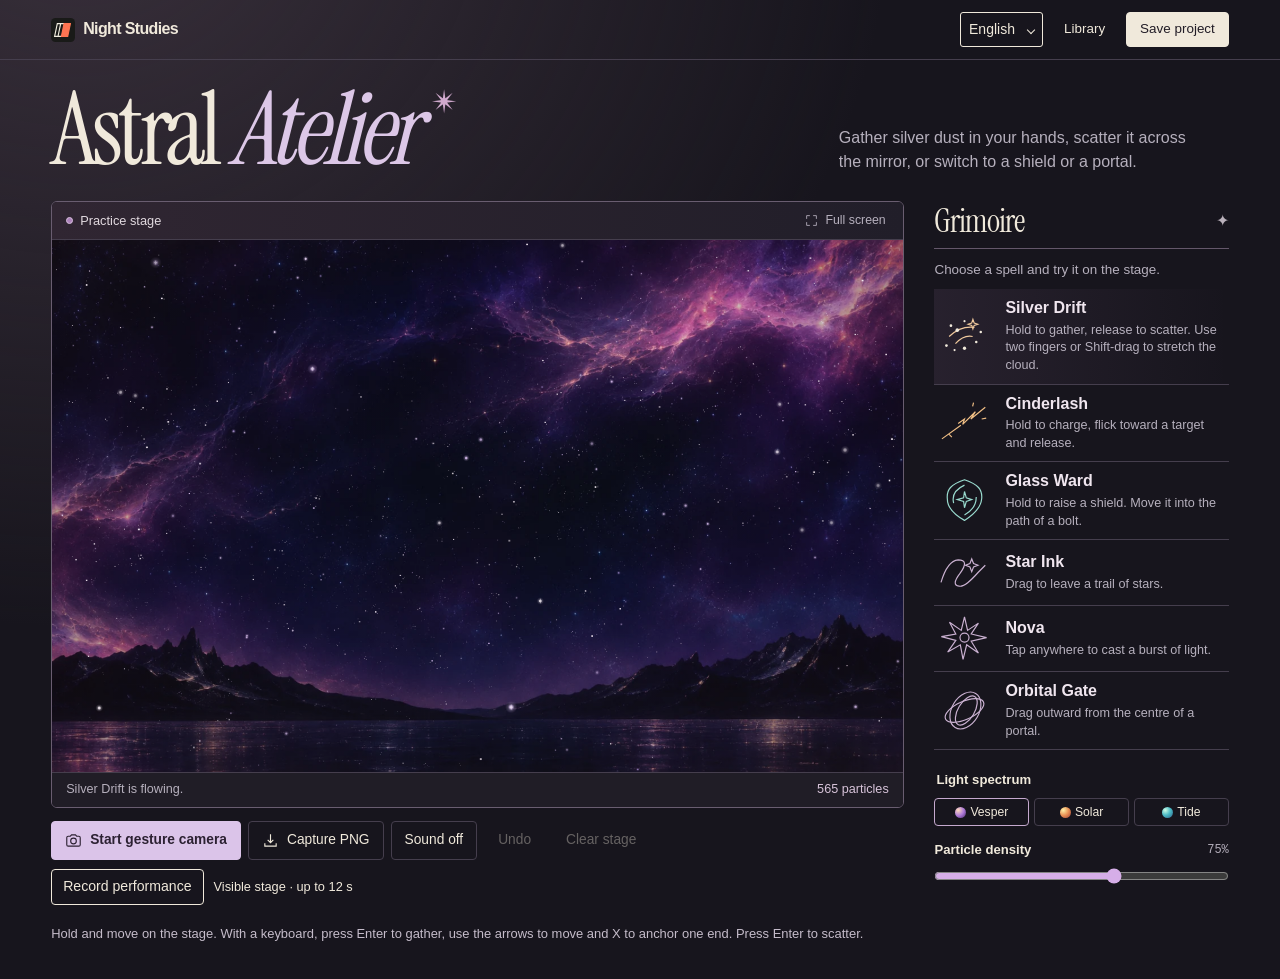
<file: docs/spell-stage/index.html>
<!doctype html>
<html lang="ko">
<head>
<meta charset="utf-8"><meta name="viewport" content="width=device-width, initial-scale=1,viewport-fit=cover"><meta name="theme-color" content="#16131c">
<meta name="description" content="Astral Atelier — an interactive celestial stage for drawing constellations and casting light with your hands.">
<title>Astral Atelier · Night Studies</title><link rel="icon" href="../mark.svg" type="image/svg+xml">
<script src="../i18n.js?v=e4aa568ccb"></script><script src="../common-locales.js?v=d89a249e9d"></script><link rel="stylesheet" href="stage.css?v=1b74d9828b"><script defer src="../library.js?v=e522b8cf6c"></script><script type="module" src="stage.mjs?v=0b0cb63f42"></script>
</head>
<body>
<svg style="display:none" xmlns="http://www.w3.org/2000/svg" aria-hidden="true"><symbol id="dust-icon" viewBox="0 0 58 52"><path d="M19 34q9-10 19-8M12 26q13-12 28-10"/><path d="M37 11l1.3-4 1.4 4 4 1.4-4 1.3-1.4 4-1.3-4-4-1.3z"/><g fill="currentColor" stroke="none"><circle cx="9" cy="36" r="1.5"/><circle cx="14" cy="14" r="1.5"/><circle cx="21" cy="19" r="2"/><circle cx="29" cy="9" r="1.2"/><circle cx="29" cy="39" r="1.8"/><circle cx="42" cy="32" r="1.4"/><circle cx="47" cy="21" r="1.4"/><circle cx="18" cy="41" r="1.2"/></g></symbol><symbol id="bolt-icon" viewBox="0 0 58 52"><path d="M4 43l21-15m-13 10 3 3M22 26l7-5-2 6 14-14-5 8 16-13M38 7l1-4m9 18 5-1"/></symbol><symbol id="ward-icon" viewBox="0 0 58 52"><path d="M29 3c15 5 20 11 19 21-1 11-11 19-19 24-9-5-19-13-19-24C9 14 14 8 29 3z"/><path d="M17 29c-2-8 1-15 12-20m13 13c0 7-4 15-13 20"/><path d="M29 16l2 7 6 2-6 2-2 7-1-7-7-2 7-2z"/></symbol><symbol id="ink-icon" viewBox="0 0 58 52"><path d="M3 37Q10 13 22 12Q35 12 24 27Q14 40 23 41Q29 43 44 26L52 18"/><path d="M35 16l2-5 2 5 5 2-5 2-2 5-2-5-5-2z"/></symbol><symbol id="nova-icon" viewBox="0 0 58 52"><path d="M29 2l3.4 15 12-8-8 12 17 4-17 4 8 13-13-9-4 16-3-16-14 8 9-13-16-4 16-3-7-13 13 9z"/><circle cx="29" cy="25" r="5"/></symbol><symbol id="gate-icon" viewBox="0 0 58 52"><ellipse cx="30" cy="26" rx="15" ry="22" transform="rotate(31 30 26)"/><ellipse cx="29" cy="26" rx="23" ry="10" transform="rotate(-24 29 26)"/><ellipse cx="31" cy="26" rx="9" ry="18" transform="rotate(31 31 26)"/></symbol><symbol id="expand-icon" viewBox="0 0 24 24"><path d="M3 9V3h6m6 0h6v6m0 6v6h-6m-6 0H3v-6"/></symbol><symbol id="camera-icon" viewBox="0 0 24 24"><path d="M2.5 8a2 2 0 0 1 2-2h3l1.8-2h5.4l1.8 2h3a2 2 0 0 1 2 2v10a2 2 0 0 1-2 2h-15a2 2 0 0 1-2-2z"/><circle cx="12" cy="12.7" r="4"/></symbol><symbol id="save-icon" viewBox="0 0 24 24"><path d="M12 3v12m-4-4 4 4 4-4M4 16v4h16v-4"/></symbol></svg>
<header><a class="brand" href="../"><img src="../mark.svg" alt="">Night Studies</a><div class="navigation"><span data-language-picker></span><button class="plain" data-library data-t="library"></button><button class="save-project" data-save-project data-t="saveProject"></button></div></header>
<main>
<section class="intro"><div class="title-row"><h1>Astral <em>Atelier</em></h1><span class="starlet" aria-hidden="true">✴</span></div><p data-t="intro"></p></section>
<div class="workarea">
<div class="performance">
<section class="theatre" id="theatre" aria-labelledby="modeName"><div class="stage-head"><span class="mode"><i></i><span id="modeName"></span></span><button id="expand"><svg><use href="#expand-icon"/></svg><span data-t="expand"></span></button></div>
<canvas id="stage" width="1600" height="1000" tabindex="0"></canvas>
<div class="stage-foot"><span id="lastMotion" role="status"></span><span class="cast-meter" id="castMeter" hidden><span id="castLabel"></span><meter id="chargeLevel" min="0" max="1"></meter></span><span id="spellCount"></span></div></section>
<div class="controls"><button id="camera" class="primary"><svg><use href="#camera-icon"/></svg><span id="cameraText"></span></button><button id="capture"><svg><use href="#save-icon"/></svg><span data-t="capture"></span></button><button id="sound" aria-pressed="false"></button><button id="undo" data-t="undo"></button><button id="clear" data-t="clear"></button></div>
<div class="ns-performance" data-record-stage="stage" data-filename="Astral-Atelier"></div>
<div class="camera-desk" id="cameraDesk" hidden><label><input id="mirrorFeed" type="checkbox"><span data-t="cameraBackdrop"></span></label><button id="calibrate" data-t="calibrate"></button></div>
<p class="notice" id="notice" role="status"></p><video id="sensor" autoplay playsinline muted hidden></video>
</div>
<aside aria-labelledby="grimoire"><div class="asidetitle"><h2 id="grimoire" data-t="grimoire"></h2><span aria-hidden="true">✦</span></div><p class="guide-intro" data-t="guide"></p>
<div class="spells">
<button data-spell="dust"><svg class="sigil"><use href="#dust-icon"/></svg><span><strong data-t="dust"></strong><small data-guide="dust"></small></span></button>
<button data-spell="bolt"><svg class="sigil"><use href="#bolt-icon"/></svg><span><strong data-t="bolt"></strong><small data-guide="bolt"></small></span></button>
<button data-spell="shield"><svg class="sigil"><use href="#ward-icon"/></svg><span><strong data-t="shield"></strong><small data-guide="shield"></small></span></button>
<button data-spell="ink"><svg class="sigil"><use href="#ink-icon"/></svg><span><strong data-t="ink"></strong><small data-guide="ink"></small></span></button>
<button data-spell="nova"><svg class="sigil"><use href="#nova-icon"/></svg><span><strong data-t="nova"></strong><small data-guide="nova"></small></span></button>
<button data-spell="gate"><svg class="sigil"><use href="#gate-icon"/></svg><span><strong data-t="gate"></strong><small data-guide="gate"></small></span></button>
</div>
<fieldset class="palette"><legend data-t="spectrum"></legend><div><button data-color="vesper"><i></i><span data-t="vesper"></span></button><button data-color="solar"><i></i><span data-t="solar"></span></button><button data-color="tide"><i></i><span data-t="tide"></span></button></div></fieldset>
<div class="power"><label for="power" data-t="power"></label><output id="powerValue" for="power"></output><input type="range" id="power" min="35" max="100" value="75"></div>
</aside>
</div></main>
<dialog id="clearDialog"><form method="dialog"><p data-t="clearAsk"></p><div><button value="cancel" data-t="cancel" autofocus></button><button class="save-project" value="clear" data-t="clear"></button></div></form></dialog>
<script defer src="../performance-record.js?v=1775e8c7f4"></script></body></html>
</file>
<file: docs/gallery.css>
@font-face{font-family:Instrument;src:url('./assets/fonts/instrument-serif.ttf') format('truetype');font-display:swap}
@font-face{font-family:Barlow;src:url('./assets/fonts/barlow-condensed.ttf') format('truetype');font-weight:600;font-display:swap}
:root{--paper:#f4f2e9;--ink:#22251f;--muted:#55594e;--rule:#c4c5b8;--accent:#d94c2d;color-scheme:light;font:100%/1.5 -apple-system,BlinkMacSystemFont,"Apple SD Gothic Neo","Malgun Gothic",Arial,sans-serif;color:var(--ink);background:var(--paper)}
*{box-sizing:border-box}body,h1,h2,p{margin:0}a{color:inherit;text-decoration:none}button{font:inherit;color:inherit;cursor:pointer}button:focus-visible,a:focus-visible{outline:3px solid #2268a4;outline-offset:4px}.shell{width:min(1450px,calc(100% - clamp(36px,8.6vw,160px)));margin:auto}.skip{position:absolute;top:-100px}.skip:focus{top:6px;left:10px;z-index:10;background:white;padding:10px}.mast{border-bottom:1px solid var(--rule)}.mast .shell{display:flex;align-items:center;justify-content:space-between;min-height:66px}.brand{display:flex;align-items:center;gap:10px;font:600 1.62rem/.95 Barlow,Arial,sans-serif;letter-spacing:-.02em}.brand img{border-radius:4px}.mast nav{display:flex;align-items:center;gap:25px}.mast nav>a{font-size:.91rem;font-weight:600}.mast nav button,.shelf-head button{display:inline-flex;align-items:center;gap:10px;font-size:.9rem;border:1px solid #8a9083;border-radius:4px;background:transparent;padding:8px 13px;min-height:38px}.mast nav button:hover,.shelf-head button:hover{background:#e8e7dc}.shelf-icon{width:15px;height:12px;border:1.5px solid currentColor;display:inline-block;position:relative}.shelf-icon:before{position:absolute;content:"";top:-4px;left:1px;width:9px;border-top:1.5px solid currentColor}
.headline{display:flex;align-items:flex-end;justify-content:space-between;gap:20px;padding:clamp(28px,3.7vw,62px) 0 23px;border-bottom:2px solid var(--ink)}
h1{font:400 clamp(82px,9.1vw,153px)/.85 Instrument,Georgia,serif;letter-spacing:-.065em}h1 em{font-weight:400;color:#aa432e}.headline p{font-size:clamp(1rem,1.15vw,1.2rem);line-height:1.55;letter-spacing:-.035em}.headline strong{font-weight:600}
.desk{display:grid;grid-template-columns:minmax(215px,.81fr) minmax(0,2.25fr);gap:clamp(24px,3.3vw,57px);padding:24px 0 33px;align-items:start;scroll-margin-top:12px}.selector h2,.shelf-head h2{font-size:1rem;letter-spacing:-.045em}.selector h2{margin:8px 0 14px;color:#51564d}.tabs{border-top:1px solid #92988a}.tabs button{width:100%;text-align:left;border:0;border-bottom:1px solid #c0c4b5;background:none;padding:18px 12px 18px 9px;display:flex;align-items:center;gap:13px;min-height:80px}.tabs button[aria-selected=true]{background:#e8e8dc;box-shadow:inset 3px 0 var(--ink)}.tabs button:hover{background:#eaeade}.tabs b,.tabs small{display:block}.tabs b{font:400 clamp(29px,2.65vw,46px)/1 Instrument,Georgia,serif;letter-spacing:-.04em}.tabs small{margin-top:5px;color:#51564d;font-size:.88rem}.swatch{width:9px;height:28px;flex:none;margin-left:5px;border-radius:1px;background:#355988}.sw-foley{background:#a26525}.sw-light{background:#3b6554}.tab-dot{margin-left:auto;width:8px;height:8px;flex:none;border-radius:50%;border:1px solid #969b8c}.tabs button[aria-selected=true] .tab-dot{background:var(--ink);border-color:var(--ink)}.blank-link{display:inline-block;margin:19px 0 0 4px;padding:4px 0;font-size:.92rem;text-decoration:underline;text-underline-offset:4px}
.edition{min-width:0;background:#1f2723;color:#f8f3e7;border-radius:3px;overflow:hidden}.mount{aspect-ratio:2.24;background:#313831;overflow:hidden}.mount img{width:100%;height:100%;object-fit:cover;display:block}.edition-caption{display:flex;align-items:center;justify-content:space-between;gap:22px;padding:18px clamp(18px,2.2vw,35px) 22px}.edition-label{font:italic 1.08rem/1.2 Instrument,Georgia,serif;letter-spacing:.02em;color:#e7c4a0}.edition-caption h2{font-size:clamp(1.3rem,1.9vw,2rem);line-height:1.4;letter-spacing:-.065em;margin:3px 0}.edition-caption p{font-size:.94rem;line-height:1.63;word-break:keep-all;color:#d6d8cf;max-width:44em}.start{flex:none;padding:11px 16px;border-radius:3px;font-size:.92rem;font-weight:650;background:#f1eddf;color:#22261f}.start:hover{background:white}
.shelf{border-top:1px solid #8a9083;padding:21px 0 29px}.shelf-head{display:flex;align-items:center;justify-content:space-between;margin-bottom:12px}.shelf-head h2{font-size:1.25rem}.shelf-head button{border:0;padding:3px 1px;min-height:32px;text-decoration:underline;text-underline-offset:4px}.empty-note,#recent{color:var(--muted);font-size:.95rem}.recent-grid{display:grid;grid-template-columns:repeat(3,minmax(0,1fr));gap:15px}.recent-link{display:flex;align-items:center;padding:8px;gap:13px;border:1px solid var(--rule);min-width:0;background:#f9f7ef}.recent-link:hover{border-color:#757c6c}.recent-link img{width:78px;height:64px;object-fit:cover;flex:none;background:#303730}.recent-link span{min-width:0}.recent-link strong,.recent-link small{display:block}.recent-link strong{color:var(--ink);overflow-wrap:anywhere}.recent-link small{font-size:.8rem;margin-top:3px}footer.shell{display:flex;justify-content:space-between;gap:12px;border-top:1px solid var(--rule);padding:17px 0 24px;color:#55594e;font-size:.83rem}footer span{font:600 1.1rem Barlow,sans-serif}footer i{margin-left:5px;font:italic 1rem Instrument,serif}footer a:hover{text-decoration:underline}
@media(max-width:850px){.shell{width:calc(100% - 40px)}.desk{grid-template-columns:minmax(175px,.85fr) minmax(0,2fr);gap:18px}.edition-caption{align-items:start;flex-direction:column;gap:14px}.tabs button{min-height:75px;padding:12px 8px}.recent-grid{grid-template-columns:1fr 1fr}.mount{aspect-ratio:1.9}}
@media(max-width:620px){.shell{width:calc(100% - 34px)}.mast .shell{min-height:56px}.brand{font-size:1.38rem}.brand img{width:30px;height:30px}.mast nav>a{display:none}.mast nav button{font-size:.84rem;padding:6px 10px}.headline{display:block;padding:24px 0 16px}.headline h1{font-size:clamp(72px,17vw,100px)}.headline p{margin-top:13px;font-size:.94rem}.headline p br{display:none}.headline p strong:before{content:" "}.desk{display:flex;flex-direction:column;gap:14px;padding:12px 0 22px}.selector{width:100%;display:flex;flex-wrap:wrap;align-items:center;justify-content:space-between}.selector h2{margin:0 0 8px;font-size:.85rem}.blank-link{order:1;font-size:.81rem;margin:0 0 8px;padding:0}.tabs{order:2;width:100%;display:grid;grid-template-columns:repeat(3,minmax(0,1fr));border-top:1px solid #a1a696}.tabs button{min-height:55px;position:relative;display:block;padding:7px;text-align:center}.tabs button[aria-selected=true]{box-shadow:inset 0 -2px var(--ink)}.tabs b{font-size:clamp(20px,5.1vw,30px)}.tabs small{margin:4px 0 0;font-size:.76rem}.swatch,.tab-dot{display:none}.edition{width:100%}.mount{aspect-ratio:1.7}.edition-caption{padding:13px 16px 17px;gap:12px}.edition-caption h2{font-size:1.4rem}.edition-caption p{font-size:.88rem}.start{width:100%;text-align:center}.recent-grid{grid-template-columns:1fr}.shelf{padding:12px 0 20px}}
.live-stages{border-bottom:1px solid var(--ink);padding:20px 0 24px;scroll-margin-top:12px}.stages-head{display:flex;align-items:baseline;justify-content:space-between;gap:12px;margin-bottom:14px}.stages-head h2{font-size:1.24rem}.stages-head p{font-size:.9rem;color:var(--muted)}.stage-shelf{display:grid;grid-template-columns:repeat(2,minmax(0,1fr));gap:20px}.stage-link{display:block;background:#202620;color:#fff4de;border-radius:3px;overflow:hidden}.stage-link:last-child{background:#293a34}.stage-art{aspect-ratio:2.65;background:#17242e;overflow:hidden}.stage-art img{width:100%;height:100%;object-fit:cover;display:block;transition:transform .35s}.stage-link:hover .stage-art img{transform:scale(1.018)}.stage-details{display:flex;align-items:center;gap:14px;justify-content:space-between;padding:13px 18px 17px}.stage-details h3{font:400 clamp(27px,2.7vw,45px)/1 Instrument,Georgia,serif;letter-spacing:-.03em;margin:0}.stage-details p{font-size:.9rem;margin-top:6px;line-height:1.5;color:#dedfd3;word-break:keep-all}.stage-details>span{font-size:.86rem;line-height:1.3;border-bottom:1px solid currentColor;flex:none;padding:5px 0}.mast nav{gap:16px}.edition-caption>div{min-width:0}
@media(max-width:950px){.stage-details{display:block}.stage-details>span{display:inline-block;margin-top:6px}.start{white-space:normal}.edition-caption{flex-wrap:wrap}}
@media(max-width:620px){.stage-shelf{grid-template-columns:1fr;gap:14px}.stage-details{display:flex;padding:13px}.stage-details>span{max-width:38%;text-align:right}.stage-art{aspect-ratio:2.55}.stage-details p,.stages-head p{font-size:.84rem}.stages-head{align-items:flex-end}.stages-head p{max-width:59%;text-align:right}.live-stages{padding:15px 0}.mast nav{gap:6px}.mast nav button{gap:5px}.mast .shell{gap:6px}.headline p br{display:initial}.desk .tabs button{overflow-wrap:anywhere}.desk .tabs small{hyphens:auto}.mast .ns-language{max-width:78px}}
@media(max-width:390px){.mast .shell{width:calc(100% - 16px)}.mast .brand{gap:4px;font-size:1.13rem}.mast .brand img{width:24px;height:24px}.mast nav button{font-size:.79rem}.mast .shelf-icon{display:none}}
</file>
<file: docs/foley-club/studio.css>
:root{color-scheme:dark;--bg:#121310;--panel:#1b1c18;--line:#42433a;--paper:#f3efdf;--muted:#bdbcae;--amber:#f5b455;--body:Inter,"Apple SD Gothic Neo","Noto Sans KR",Arial,sans-serif;--mono:"SFMono-Regular",Consolas,"Liberation Mono",monospace;font-family:var(--body);color:var(--paper);background:var(--bg)}
*{box-sizing:border-box}
body{margin:0;background:radial-gradient(ellipse at 35% -30%,#303022 0,transparent 60%),var(--bg)}
main{max-width:1450px;margin:0 auto;padding:0 clamp(16px,4.2vw,72px) 30px}
.utility{display:flex;align-items:center;justify-content:space-between;min-height:58px;border-bottom:1px solid var(--line)}
a,button{font:inherit;color:inherit}
a{text-decoration:none}
button{cursor:pointer;border:0;border-radius:4px;background:transparent}
button:disabled{opacity:.43;cursor:default}
a:focus-visible,button:focus-visible{outline:2px solid var(--amber);outline-offset:3px}
.home,#mute{min-height:42px;display:inline-flex;align-items:center;gap:8px;font-size:.875rem;color:var(--muted)}
.home:hover,#mute:hover{color:var(--paper)}
.back-icon{font-family:Arial,sans-serif;font-size:23px;line-height:1;color:var(--amber)}
.levels{height:15px;display:inline-flex;align-items:center;gap:2px;transform:skew(-5deg)}
.levels i{width:2px;background:var(--amber);height:6px}
.levels i:nth-child(2){height:12px}.levels i:nth-child(3){height:16px}.levels i:nth-child(4){height:9px}
#mute[aria-pressed=true] i{height:2px;background:#a5a395}
.mast{display:flex;align-items:flex-end;justify-content:space-between;gap:20px;padding:clamp(23px,3.4vw,54px) 0 clamp(22px,2.4vw,38px)}
.mast h1{color:#f1eddf;font-family:Impact,"Arial Narrow",Helvetica,Arial,sans-serif;font-weight:950;font-size:clamp(3.35rem,7.7vw,7.85rem);line-height:.87;letter-spacing:-.065em;margin:0;white-space:nowrap}
.mast h1 span{color:var(--amber)}
.mast p{margin:0 1px 1px;font-size:clamp(.95rem,1.15vw,1.11rem);color:var(--muted);line-height:1.55;word-break:keep-all}
.workspace{display:grid;grid-template-columns:minmax(0,1.91fr) minmax(285px,.93fr);align-items:stretch;border:1px solid var(--line);border-radius:7px;overflow:hidden;background:var(--panel)}
.film-panel{min-width:0;border-right:1px solid var(--line);display:flex;flex-direction:column}
.film-topline,.section-topline{display:flex;align-items:center;justify-content:space-between;gap:10px}
.film-topline{padding:0 clamp(13px,1.6vw,24px);height:45px;background:#161713}
h2{font-size:1.04rem;line-height:1.3;letter-spacing:-.04em;margin:0;font-weight:710}
.film-format,.film-stamp,.shortcut-caption,.take-count,.ruler,#timecode,.pad-label small{font-family:var(--mono)}
.film-format{font-size:.75rem;color:#b5b39e;letter-spacing:.08em}
.screen{margin:0;position:relative;background:#060705;aspect-ratio:2.08;overflow:hidden;isolation:isolate}
#film{width:100%;height:100%;display:block}
.film-stamp{position:absolute;top:12px;left:14px;background:#161610b3;color:#f5eed6;font-size:.75rem;letter-spacing:.12em;border:1px solid #c5b88a65;padding:4px 7px;pointer-events:none}
#screenPlay{position:absolute;left:50%;top:50%;transform:translate(-50%,-50%);width:56px;height:56px;border-radius:50%;border:1px solid #efd6a893;background:#171710ab;display:grid;place-items:center;transition:background .2s}
#screenPlay:hover{background:#1a180cd9;border-color:#efc681}
#screenPlay .play-icon{width:18px;height:21px;background:var(--paper);margin-left:3px}
[hidden]{display:none!important}
.play-icon{display:inline-block;width:12px;height:14px;background:currentColor;clip-path:polygon(0 0,100% 50%,0 100%)}
.stop-icon{display:block;width:12px;height:12px;background:currentColor;border-radius:1px}
.transport{padding:11px clamp(10px,1.4vw,22px);display:flex;align-items:center;justify-content:space-between;gap:8px;min-height:65px;margin-top:auto;border-top:1px solid var(--line)}
.transport-actions{display:flex;align-items:center;gap:6px}
.transport button{display:flex;align-items:center;justify-content:center;gap:7px;padding:0 13px;height:40px;font-size:.9rem;font-weight:700;white-space:nowrap}
.record{background:var(--amber);color:#20170a}
.record:hover{background:#ffca79}
.record-dot{width:11px;height:11px;background:#582508;border-radius:50%}
.record.is-recording .record-dot{border-radius:1px}
.play,#stop{background:#2b2c25;border:1px solid #494b40!important}
.play:hover:not(:disabled),#stop:hover:not(:disabled){background:#38392f}
#timecode{font-size:clamp(.82rem,1.4vw,1.12rem);letter-spacing:.035em;font-variant-numeric:tabular-nums;white-space:nowrap;color:#dfdbc9}
.pads-panel{padding:clamp(14px,1.7vw,25px);display:flex;flex-direction:column;min-width:0}
.shortcut-caption{color:var(--muted);font-size:.75rem;white-space:nowrap}
kbd{font:inherit;color:#dbdacb}
#pads{display:grid;gap:9px;flex:1;margin-top:18px}
.pad{color:var(--paper);display:grid;grid-template-columns:35px minmax(0,1fr) minmax(45px,.53fr);gap:12px;align-items:center;text-align:left;padding:10px clamp(10px,1.2vw,19px);min-height:64px;isolation:isolate;position:relative;overflow:hidden;border:1px solid #525246;border-top-color:#68685a;background:linear-gradient(160deg,#37382e,#282920);box-shadow:inset 0 -3px 0 #131510;transition:background .1s,border-color .1s}
.pad:hover{background:linear-gradient(160deg,#454637,#323326)}
.pad.flash,.pad:active{border-color:var(--amber);background:#57452b;box-shadow:inset 0 2px 0 #2a241b}
.pad-key{width:32px;height:32px;display:grid;place-items:center;border-radius:3px;font-family:var(--mono);border:1px solid #84816f;color:#e4dcc4;box-shadow:0 2px #1a1b15}
.pad-label{display:flex;flex-direction:column;gap:5px;min-width:0}
.pad-label>span{font-weight:720;font-size:clamp(1rem,1.4vw,1.35rem);letter-spacing:-.055em;word-break:keep-all}
.pad-label small{color:#c3beaa;font-size:.75rem;letter-spacing:.06em}
.pad canvas{width:100%;height:35px;max-width:102px;justify-self:end}
.pad-help,#status{font-size:.875rem;line-height:1.6;color:var(--muted);word-break:keep-all}
.pad-help{margin:15px 0 0}
.timeline{padding:21px clamp(13px,1.6vw,24px) 14px;border-radius:6px;border:1px solid var(--line);background:#171814;margin-top:16px}
#compare{font-weight:650;font-size:.87rem;padding:8px 12px;border:1px solid #656553;background:#2b2c24;color:#f4e3c0}
#compare:not(:disabled):hover{color:var(--amber)}
.track-list{--label-width:112px;--tail:30px;margin-top:11px}
.track{display:grid;grid-template-columns:var(--label-width) minmax(0,1fr) var(--tail);align-items:stretch;min-height:35px;gap:0}
.take-select{display:flex;align-items:center;gap:8px;border-radius:0;text-align:left;color:var(--muted);font-size:.85rem;white-space:nowrap}
.take-select b{display:grid;place-items:center;width:20px;height:20px;border:1px solid #636454;font:600 .8rem var(--mono);border-radius:2px}
.take-select[aria-pressed=true]{color:var(--amber)}.take-select[aria-pressed=true] b{color:#20160a;background:var(--amber);border-color:var(--amber)}
.lane{position:relative;overflow:hidden;margin:2px 0;border:1px solid #3b3c33;background:repeating-linear-gradient(90deg,#292a24 0,#292a24 calc(12.5% - 1px),#47473a calc(12.5% - 1px),#47473a 12.5%);border-radius:2px}
.empty-label{position:absolute;top:50%;left:9px;transform:translateY(-50%);font-size:.75rem;color:#a5a697}
.marks{position:absolute;inset:0}
.mark{position:absolute;top:4px;bottom:4px;width:max(2px,.3%);border-radius:1px;background:#efb46b}
.mark.s1{top:8px;background:#92b5ae}.mark.s2{bottom:9px;background:#d5cc91}
.cursor{display:none;position:absolute;height:100%;top:0;width:1px;background:#fff0ba}
.track.active-lane .cursor{display:block}
.take-count{font-size:.75rem;display:grid;place-items:center;color:var(--muted)}
.ruler{display:flex;justify-content:space-between;margin:4px var(--tail) 0 var(--label-width);font-size:.75rem;line-height:1.2;color:#a4a496;letter-spacing:.03em}
#status{margin:10px 0 0}
.sr{position:absolute;clip:rect(0,0,0,0);width:1px;height:1px;overflow:hidden;white-space:nowrap;clip-path:inset(50%)}
@media(max-width:840px){.workspace{grid-template-columns:minmax(0,1.5fr) minmax(255px,.9fr)}.shortcut-caption{display:none}.pad{grid-template-columns:27px minmax(0,1fr) 43px;gap:9px}.pad-key{width:27px;height:27px}.screen{aspect-ratio:1.77}.pad-help{font-size:.83rem}.pads-panel{padding:14px}.transport button{padding:0 9px}}
@media(max-width:650px){main{padding:0 14px 23px}.utility{min-height:45px}.mast{align-items:flex-start;flex-direction:column;gap:10px;padding:20px 0 16px}.mast h1{font-size:clamp(3.25rem,13vw,5.25rem)}.mast p{font-size:.93rem;line-height:1.45}.mast p br{display:none}.workspace{display:flex;flex-direction:column}.film-panel{border-right:0}.film-topline{height:35px}.screen{aspect-ratio:1.94}.transport{padding:7px 10px;min-height:48px}.transport button{height:36px}.pads-panel{padding:13px 10px;border-top:1px solid var(--line)}.shortcut-caption{display:inline}.section-topline h2{font-size:.95rem}#pads{grid-template-columns:repeat(3,minmax(0,1fr));gap:6px;margin-top:9px}.pad{display:flex;justify-content:center;align-items:flex-start;text-align:left;flex-direction:column;gap:3px;min-height:70px;padding:9px 7px}.pad-key{display:none}.pad-label{gap:3px}.pad-label>span{font-size:1rem}.pad-label small{font-size:.69rem;letter-spacing:0}.pad canvas{height:15px;width:62px;max-width:85%;opacity:.78}.pad-help{font-size:.79rem;margin-top:8px}.timeline{margin-top:9px;padding:11px 9px}.track-list{--label-width:82px;--tail:20px;margin-top:7px}.take-select{gap:5px;padding:0 3px;font-size:.79rem}.track{min-height:34px}#status{font-size:.8rem;margin-top:7px}.ruler{font-size:.7rem}.film-stamp{top:8px;left:9px}}
@media(max-width:355px){main{padding-left:9px;padding-right:9px}.transport button{font-size:.79rem;padding:0 8px}.pad-label>span{font-size:.87rem}.shortcut-caption{display:none}}
@media(prefers-reduced-motion:reduce){*{transition:none!important;scroll-behavior:auto!important}}
@font-face{font-family:"Barlow Condensed";src:url("../assets/fonts/barlow-condensed.ttf") format("truetype");font-style:normal;font-weight:100 900;font-display:swap}
.mast h1{font-family:"Barlow Condensed",Impact,"Arial Narrow",sans-serif;font-weight:700;letter-spacing:-.038em}
.compare-actions{display:flex;align-items:center;gap:6px}
#share,#returnMine{font-size:.87rem;font-weight:650;border:1px solid var(--line);padding:8px 11px;color:var(--muted)}
#share:not(:disabled):hover,#returnMine:hover{color:var(--amber)}
#returnMine{margin-top:10px;color:var(--amber)}
.share-fallback{margin-top:10px;display:flex;flex-wrap:wrap;align-items:center;gap:7px;font-size:.85rem;color:var(--muted)}
.share-fallback input{min-width:0;flex:1 1 180px;background:#20211b;color:var(--paper);border:1px solid #666653;padding:7px;font:inherit;border-radius:3px}
@media(max-width:355px){#share,#compare{padding:7px;font-size:.78rem}}
/* Score desk */
.utility-actions,.film-tools,.inspector-head,.inspector-actions,.edit-toolbar,.history-actions,.take-tabs{display:flex;align-items:center;gap:7px}
.utility-actions button:not(#mute),.film-tools button,.history-actions button,.inspector-actions button,.export{border:1px solid var(--line);background:#282a23;color:var(--paper);min-height:33px;padding:5px 11px;font-size:.82rem;font-weight:650}
.utility-actions button:not(#mute):hover,.film-tools button:hover,.history-actions button:not(:disabled):hover,.inspector-actions button:not(:disabled):hover{background:#3a3c32}
.utility-actions #mute{padding:0 4px 0 10px;font-size:.82rem}
.mast{padding:clamp(18px,2.45vw,34px) 0 clamp(14px,1.7vw,26px)}
.mast h1{font-size:clamp(3.4rem,6.6vw,6.25rem)}
.film-topline{min-width:0;gap:4px}.film-topline h2{overflow:hidden;text-overflow:ellipsis;white-space:nowrap}.film-tools{flex-shrink:0;gap:6px}
.film-tools button{padding:3px 8px;min-height:26px;font-size:.74rem;color:#dfd8bb}
.film-format{margin-right:3px;font-size:.69rem}
.screen{aspect-ratio:2.4}.screen:has(#mediaStage:not([hidden])){background:#040504}
#mediaStage{position:absolute;inset:0}#mediaStage video{width:100%;height:100%;display:block;object-fit:contain}
.transport{border-bottom:0;min-height:53px;padding-top:7px;padding-bottom:4px}#rewind{height:38px;color:#d5d2bc;font:700 .73rem var(--mono);padding:0 8px}
.scrub{display:flex;gap:10px;align-items:center;padding:2px clamp(12px,1.5vw,22px) 10px;color:#bdbdab;font-size:.73rem}
input,select{font:inherit}input[type=range]{appearance:auto;accent-color:var(--amber);cursor:pointer;min-width:12px}input[type=range]:disabled{cursor:default}
.scrub input{flex:1;min-width:0;height:15px;margin:0}
.timeline{padding:17px clamp(12px,1.6vw,23px) 12px}
.editor-heading{gap:10px}.editor-heading h2{font-size:1.23rem}.section-hint{margin:3px 0 0;color:#b9baaa;font-size:.82rem;line-height:1.5}
.export{background:var(--amber);border-color:#f5b455;color:#251b0c;padding:7px 13px}.export:not(:disabled):hover{background:#ffd28a}.export:disabled{opacity:.58}
.edit-toolbar{justify-content:space-between;gap:10px;flex-wrap:wrap;margin:15px 0 10px}.take-tabs{gap:2px;border:1px solid #515247;border-radius:4px;padding:2px;background:#0e0f0d}
.take-select{font-size:.81rem;font-weight:680;padding:5px 10px;gap:7px;border-radius:2px;min-height:30px}
.take-select[aria-pressed=true]{background:#37372a;color:#ffcc78}.tab-count{display:inline-grid;place-items:center;min-width:19px;height:17px;border-radius:2px;background:#2c2e25;color:#d5d4be;font:.7rem var(--mono)}.take-select[aria-pressed=true] .tab-count{color:#efc57e;background:#51442b}
.history-actions{gap:3px}.history-actions button{font-size:.77rem;padding:3px 8px;min-height:31px;color:#c2c3b4;background:transparent;border-color:transparent}.history-actions button:first-child{border-color:#424339;margin-right:3px}
.arrangement{--label:100px;--cursor:0%;background:#11120f;border:1px solid #414238;border-radius:4px;overflow:hidden;padding:3px 0}
.timeline-ruler{display:flex;justify-content:space-between;margin-left:var(--label);padding:5px 3px 5px 1px;color:#b1b0a2;font:.66rem var(--mono);letter-spacing:.03em}
.cue-row{display:grid;grid-template-columns:var(--label) minmax(0,1fr);min-height:37px;border-top:1px solid #36372f}
.instrument{position:relative;text-align:left;padding:4px 7px 4px 15px;color:#dadacb;font-size:.79rem;white-space:nowrap;border-radius:0;background:#1d1f19}
.instrument:before{content:'';position:absolute;left:6px;width:3px;height:11px;top:calc(50% - 5px);background:var(--track-color);border-radius:2px}
.cue-lane{min-width:0;position:relative;touch-action:pan-y;isolation:isolate;overflow:hidden;background:repeating-linear-gradient(90deg,#44463a 0,#44463a 1px,transparent 1px,transparent 12.5%),repeating-linear-gradient(90deg,#313329 0,#313329 1px,#23251e 1px,#23251e 3.125%)}
.cue-lane .marks{position:absolute;inset:0}
.mark.cue{position:absolute;top:4px;bottom:4px;min-width:4px;padding:0;border:1px solid color-mix(in srgb,var(--track-color) 56%,#252820);border-radius:3px;background:color-mix(in srgb,var(--track-color) 21%,#171a14);display:flex;align-items:center;overflow:hidden;touch-action:none;cursor:grab;opacity:1}
.mark.cue:active{cursor:grabbing}.mark.cue[aria-pressed=true]{background:color-mix(in srgb,var(--track-color) 38%,#1b1c17);border:2px solid #ffda92;z-index:2}
.mark.cue:focus-visible{outline:1px solid white;outline-offset:-2px}
.mark.cue canvas{width:100%;height:92%;opacity:var(--amp,1);pointer-events:none}
.mark .grip{position:absolute;inset:-1px auto -1px -1px;width:3px;background:var(--track-color);pointer-events:none}
.edit-cursor{position:absolute;z-index:4;pointer-events:none;top:0;bottom:0;left:clamp(0px,var(--cursor),calc(100% - 1px));width:1px;background:#fff4c8;box-shadow:0 0 3px #000}
.inspector{margin-top:12px;border:1px solid #414339;border-radius:4px;padding:12px;background:#20211b}
.inspector-head{gap:9px}.inspector-head strong{font-size:.88rem;color:#f1e8cd}.inspector-head span{font-size:.75rem;color:#bbb9a7}.inspector-head select{max-width:54%;margin-left:auto}
.inspector select,.inspector input[type=number]{font-size:.83rem;background:#151711;color:#edeada;border:1px solid #525345;border-radius:3px;padding:4px 7px;height:31px;min-width:0;max-width:100%}
.inspector-fields{display:grid;grid-template-columns:1.08fr .82fr .87fr 1.05fr 1.13fr;gap:clamp(8px,1.6vw,22px);margin:10px 0}
.inspector-fields label{min-width:0;display:flex;flex-direction:column;gap:5px;color:#c0bcac;font-size:.74rem;font-weight:570}
.inspector-fields .fader span{display:flex;align-items:baseline;justify-content:space-between;flex-wrap:wrap;gap:2px}.fader output{color:#ecd6a8;font:.72rem var(--mono)}.fader input{width:100%;height:29px;margin:0}
.inspector-actions{flex-wrap:wrap;gap:6px}.inspector-actions button{background:transparent;padding:4px 9px;font-size:.78rem;min-height:32px}.inspector-actions .primary-edit{border-color:#9d8050;color:#ffcd85;background:#302b1d}#removeCue{margin-left:auto}
input:focus-visible,select:focus-visible{outline:2px solid var(--amber);outline-offset:2px}
@media(min-width:1400px){.workspace{grid-template-columns:minmax(0,1.76fr) minmax(285px,.94fr)}}
@media(max-width:840px){.screen{aspect-ratio:2}.transport{flex-wrap:wrap}.inspector-fields{gap:8px}.utility-actions{gap:4px}}
@media(max-width:650px){.mast{padding:16px 0 13px}.mast h1{font-size:clamp(3.25rem,13vw,5.25rem)}.section-hint{font-size:.77rem}.utility-actions button:not(#mute){font-size:.74rem;padding:4px 7px;min-height:29px}.utility-actions #mute{font-size:.72rem;padding:0 0 0 4px;gap:4px}.home{font-size:.8rem;gap:4px}.screen{aspect-ratio:2.12}.scrub{padding-bottom:7px}.pads-panel{padding:10px}.pad-help{margin-top:5px}.editor-heading{align-items:flex-start;flex-wrap:wrap}.compare-actions{gap:4px}#share,#compare,.export{font-size:.77rem;padding:6px 8px;min-height:31px}.timeline{padding:12px 9px}.edit-toolbar{margin:10px 0 7px;gap:6px}.history-actions button{font-size:.71rem;padding:3px 5px}.take-select{padding:3px 7px;font-size:.75rem}.arrangement{--label:72px}.instrument{font-size:.71rem;padding-left:12px}.cue-row{min-height:37px}.inspector{padding:9px}.inspector-fields{grid-template-columns:repeat(6,minmax(0,1fr));gap:6px}.inspector-fields label{grid-column:span 2}.inspector-fields label.fader{grid-column:span 3}.inspector-fields select,.inspector-fields input[type=number]{padding:3px;font-size:.77rem}.inspector-actions button{font-size:.73rem;padding:4px 7px}.inspector-head select{font-size:.73rem;max-width:48%}#removeCue{margin-left:0}}
@media(max-width:370px){#muteText{display:none}.transport-actions{gap:4px}.transport button{padding:0 7px}.section-hint{font-size:.73rem}.editor-heading{gap:6px}.take-tabs{gap:0}.inspector-actions{gap:4px}.film-format{display:none}}

.score-scroll{overflow-x:auto;scrollbar-width:thin;scrollbar-color:#626452 #1e2019}
.score-mat{position:relative;width:100%}
.cue-row .instrument{position:sticky;left:0;z-index:5}
.cue-lane{touch-action:pan-x pan-y}
.zoom-label{display:flex;align-items:center;gap:3px;color:#b9b9a8;font-size:.74rem;white-space:nowrap;margin-right:2px}
.zoom-label select{color:#e4ddc5;background:#22241d;border:1px solid var(--line);border-radius:3px;padding:3px 4px;font:.75rem var(--mono);min-height:29px}
@media(max-width:650px){.zoom-label{font-size:.68rem}.zoom-label select{font-size:.7rem;padding:2px}.history-actions{flex-wrap:wrap}}
@media(max-width:680px){.utility{flex-wrap:wrap;gap:5px;padding:5px 0}.utility-actions{flex-wrap:wrap}.pad-label>span,.pad-label small{overflow-wrap:anywhere;word-break:normal}.compare-actions{flex-wrap:wrap}.inspector-actions button{max-width:100%}.shortcut-caption{white-space:normal}}
:lang(de) .instrument{font-size:.73rem}
@media(max-width:650px){:lang(de) .arrangement,:lang(en) .arrangement{--label:88px}.edit-toolbar{align-items:flex-start}}
</file>
<file: docs/last-train/train.css>
@font-face{font-family:BarlowCondensed;src:url("../assets/fonts/barlow-condensed.ttf") format("truetype");font-weight:400 900;font-display:swap}
@font-face{font-family:InstrumentSerif;src:url("../assets/fonts/instrument-serif.ttf") format("truetype");font-display:swap}
:root{color-scheme:dark;--ink:#f0ede3;--dim:#b0b1a6;--line:#41443e;--red:#ff785d;--coal:#171919;--panel:#222421;background:var(--coal);color:var(--ink);font:16px/1.4 "Helvetica Neue",Arial,"Apple SD Gothic Neo","Noto Sans KR",sans-serif}
*{box-sizing:border-box}body{margin:0;min-height:100vh}button,input{font:inherit}button,a,input{-webkit-tap-highlight-color:transparent}button{background:transparent;color:var(--ink);border:1px solid var(--line);border-radius:3px;padding:8px 12px;font-weight:550;cursor:pointer;letter-spacing:-.025em}button:disabled{opacity:.34;cursor:default}button:focus-visible,a:focus-visible,input:focus-visible,canvas:focus-visible{outline:3px solid #ffbc75;outline-offset:3px}button:hover:enabled{border-color:#adaf9f}
.mast{height:65px;border-bottom:1px solid var(--line);padding:0 clamp(18px,3.6vw,62px);display:flex;align-items:center;justify-content:space-between;gap:12px}.nav-left,.nav-actions,.home{display:flex;align-items:center;gap:13px}.home{color:inherit;text-decoration:none;font-weight:700;letter-spacing:-.035em;gap:8px;white-space:nowrap}.home img{width:27px;height:27px}.divider{color:#66695f}.workspace-name,.format-label,.panel-head>span,.toolstrip>span{color:var(--dim);font-size:.85rem}.nav-actions{gap:8px}.nav-actions button{font-size:.86rem;min-height:38px}.project-btn{background:var(--ink);color:var(--coal);border-color:var(--ink)}.plain{border-color:transparent}
main{max-width:1720px;padding:0 clamp(18px,3.6vw,62px) 44px;margin:auto}.headline{display:flex;align-items:end;justify-content:space-between;padding:23px 0 22px;gap:16px}.headline>div{display:flex;align-items:baseline;gap:22px}.headline h1{font:680 clamp(3.2rem,5.8vw,6.2rem)/.9 BarlowCondensed,Arial,sans-serif;letter-spacing:-.035em;margin:0}.headline h1 span{color:var(--red)}.headline p{margin:0;color:#c6c5b9;font-size:.96rem;word-break:keep-all}.format-label,.clock,#paperName,.width-control output{font:500 .80rem ui-monospace,SFMono-Regular,Menlo,monospace;white-space:nowrap}.workbench{display:grid;grid-template-columns:minmax(0,1fr) clamp(263px,24vw,340px);align-items:start;gap:15px}.production{display:grid;min-width:0;gap:13px}.screen,.timeline,.inspector{min-width:0;border:1px solid var(--line);background:var(--panel);border-radius:5px;overflow:hidden}.panel-head{min-height:43px;border-bottom:1px solid var(--line);display:flex;align-items:center;justify-content:space-between;padding:8px 15px;gap:12px}.panel-head h2{margin:0;font-size:.94rem;font-weight:650;letter-spacing:-.035em}
.stage{position:relative;height:clamp(320px,36vw,590px);background-color:#282b26;background-image:radial-gradient(#85877947 .7px,transparent .9px),radial-gradient(ellipse at 46% 44%,#43463e,#262823 80%);background-size:8px 8px,100% 100%;display:grid;place-items:center;overflow:hidden}
#paperMount{position:relative;display:grid;place-items:center;box-shadow:0 10px 21px #0008}
#tearCanvas{display:block;cursor:crosshair;touch-action:none;max-width:100%;height:auto}
.toolstrip,.player{display:flex;justify-content:space-between;align-items:center;gap:8px;flex-wrap:wrap;padding:8px 12px}.toolstrip{border-top:1px solid var(--line)}.toolstrip>div,.player>div{display:flex;gap:6px;flex-wrap:wrap}.toolstrip button,.player button{font-size:.82rem;min-height:33px;padding:5px 9px}.toolstrip button:first-child{border-color:#74796b}.toolstrip>span{font-size:.8rem}.timeline{padding-bottom:4px}.timeline .panel-head{border:0}.clock{color:var(--dim)}.clock output{color:var(--ink)}.filmstrip{display:grid;grid-template-columns:repeat(5,minmax(0,1fr));margin:0 14px;gap:4px}.filmstrip button{border-radius:2px;position:relative;display:block;overflow:hidden;aspect-ratio:2.95;margin:0;padding:0;border:1px solid #41453c;background:#141716}.filmstrip button[aria-pressed=true]{outline:2px solid var(--red);outline-offset:-2px}.filmstrip canvas{display:block;width:100%;height:100%}.filmstrip span{position:absolute;bottom:2px;left:4px;color:white;padding:0 3px;background:#0f1517b8;font:500 .66rem/1.5 ui-monospace,monospace}
input[type=range]{accent-color:var(--red);cursor:pointer;display:block;margin:0;width:100%;height:25px}#seek{margin:3px auto 0;width:calc(100% - 26px)}.player{padding-top:0;padding-bottom:6px}.player button{border:0}.player #playToggle{display:flex;align-items:center;gap:8px;color:var(--ink);background:#383c35;padding-inline:13px}.play-icon{width:0;height:0;border-block:5px solid transparent;border-left:8px solid var(--ink)}.playing .play-icon{width:8px;height:9px;border:0;border-inline:2px solid currentColor}.player #soundToggle[aria-pressed=true]{color:#ffb4a1}
.inspector fieldset{border:0;margin:0 16px;padding:14px 0 16px;border-bottom:1px solid var(--line);min-width:0}.inspector legend{font-size:.83rem;letter-spacing:-.02em;font-weight:650;padding:0;float:left;margin-bottom:10px;width:100%}.inspector legend+*{clear:both}.stocks,.formats{display:flex;gap:6px}.stocks button,.formats button{flex:1;min-width:0;padding:5px;font-size:.82rem}.stocks button{background:#292b27;border-color:transparent;color:#d7d8c9}.stocks button[aria-pressed=true],.formats button[aria-pressed=true]{border-color:#e5e0c9;color:#fff7e3}.stock{display:block;aspect-ratio:1.72;margin-bottom:5px;border-radius:1px}.stock.red{background:radial-gradient(circle at 82% 68%,#192a36 0 13%,transparent 14%),repeating-linear-gradient(43deg,transparent 0 20%,#e6c394 20% 25%,transparent 25% 29%),#b9412e}.stock.blue{background:linear-gradient(146deg,transparent 44%,#e4c969 45% 47%,transparent 48%),repeating-linear-gradient(0deg,transparent 0 6px,#659bad 7px),repeating-linear-gradient(90deg,#174668 0 7px,#437897 8px)}.stock.cream{background:repeating-radial-gradient(ellipse at 80% 95%,#a53b29 0 7%,#dfc99f 8% 11%,#252d29 12% 14%)}
.type-fields label,.label-row{font-size:.83rem;color:var(--dim)}.type-fields label{display:block;margin:6px 0 4px}.type-fields input{display:block;width:100%;border:1px solid #53564f;background:#171917;color:var(--ink);border-radius:3px;padding:9px 10px;font-size:.93rem}.formats button{min-height:35px;font-family:ui-monospace,monospace}.label-row{display:flex;justify-content:space-between;align-items:center}.width-control output{color:var(--ink)}.output{padding:15px 16px 16px;display:grid;gap:9px}#savePoster{display:flex;align-items:center;justify-content:center;gap:9px;width:100%;background:var(--red);border-color:var(--red);color:#1a1c18;font-size:.95rem;min-height:44px}#sceneStatus,#handStatus{font-size:.79rem;color:var(--dim);line-height:1.5;word-break:keep-all}#handStatus:not(:empty){display:block;padding:0 14px 9px}.sr-only{position:absolute;width:1px;height:1px;overflow:hidden;clip-path:inset(50%);white-space:nowrap}
@media(max-width:1030px){.headline>div{display:block}.headline p{margin-top:9px}.workbench{grid-template-columns:minmax(0,1fr) 265px}.stage{height:clamp(310px,37vw,400px)}.toolstrip>span{display:none}}
@media(max-width:760px){.mast{height:56px;padding:0 14px}.nav-left{gap:6px}.home{font-size:.93rem}.home img{width:23px;height:23px}.workspace-name,.divider{display:none}.nav-actions{gap:2px}.nav-actions button{padding:6px 8px;min-height:35px;font-size:.8rem}main{padding-inline:12px}.headline{padding:19px 3px 17px;align-items:flex-start}.headline>div{max-width:80%}.headline h1{font-size:3.5rem}.headline p{font-size:.86rem}.format-label{font-size:.65rem;margin-top:6px}.workbench{display:flex;flex-direction:column;gap:10px}.production,.inspector{width:100%}.stage{height:clamp(280px,78vw,416px)}.panel-head{min-height:39px;padding:7px 12px}.production{gap:9px}.filmstrip{margin-inline:10px}.filmstrip button{aspect-ratio:2.05}.toolstrip{padding:7px 9px}.toolstrip>div{gap:4px}.toolstrip button{padding-inline:7px}.inspector fieldset{margin-inline:13px;padding-block:13px}.stocks button{max-width:160px}.stock{max-height:68px}.output{padding:14px}.player button,.toolstrip button,.formats button{min-height:36px}}
@media(prefers-reduced-motion:reduce){*,*:before,*:after{scroll-behavior:auto!important;transition:none!important}}

.photo-pick{display:flex;align-items:center;justify-content:space-between;gap:8px}.photo-pick span{color:var(--dim);font-size:.82rem;overflow:hidden;text-overflow:ellipsis;white-space:nowrap}.backdrop button{font-size:.80rem;padding:5px 8px;white-space:nowrap}.backdrop #resetBackground{margin-top:7px;border:0;color:var(--dim);text-decoration:underline;padding-left:0}.backdrop #photoStatus:not(:empty){display:block;font-size:.78rem;color:#f5bc9f;margin-top:5px}

#photoFraming{margin-top:8px;font-size:.80rem;color:var(--dim)}#photoFraming summary{cursor:pointer;color:var(--ink);padding:3px 0}#photoFraming label{display:block;margin:5px 0 0}#photoFraming .people-toggle{display:flex;align-items:center;gap:5px}#photoActors{accent-color:var(--red)}.preview-jump{display:none;color:var(--ink);font-size:.8rem;text-underline-offset:3px}@media(max-width:760px){.preview-jump{display:inline}}
@media(max-width:680px){.mast{flex-wrap:wrap;gap:6px;padding-top:6px;padding-bottom:6px}.nav-actions{flex-wrap:wrap;justify-content:flex-end}.toolstrip>div{flex-wrap:wrap}.toolstrip{align-items:flex-start}.stocks button{white-space:normal}.panel-head{gap:6px}}
</file>
<file: docs/light-table/table.css>
@font-face{font-family:Instrument;src:url("../assets/fonts/instrument-serif.ttf") format("truetype");font-display:swap}
:root{color-scheme:light;--paper:#f1f0eb;--ink:#252522;--muted:#595b54;--line:#c8c8bd;--orange:#ff6538;--accent:#a33412;--mono:"IBM Plex Mono","SFMono-Regular",Consolas,monospace;--sans:"Helvetica Neue",Arial,"Apple SD Gothic Neo","Malgun Gothic",sans-serif}
*{box-sizing:border-box}
body{margin:0;background:var(--paper);color:var(--ink);font:1rem/1.55 var(--sans);-webkit-font-smoothing:antialiased}
button,input{font:inherit}
button{cursor:pointer}
button:disabled{cursor:default;opacity:.45}
button:focus-visible,a:focus-visible,input:focus-visible,#stage:focus-visible{outline:3px solid #b5441a;outline-offset:4px}
[hidden]{display:none!important}
.workbench{width:min(100% - clamp(2rem,8vw,8rem),1480px);margin:auto;padding-bottom:4rem}
.site-bar{display:flex;justify-content:space-between;align-items:center;min-height:64px;border-bottom:1px solid var(--line);font:600 .84rem/1.1 var(--mono)}
.site-bar>span{color:var(--muted);font-weight:500}
.home{display:inline-flex;gap:10px;align-items:center;color:inherit;text-decoration:none;min-height:44px}
.home:hover{text-decoration:underline}
.aperture{width:18px;height:14px;border:2px solid currentColor;position:relative}
.aperture:after{content:"";position:absolute;inset:2px;border:1px solid currentColor}
.intro{display:flex;align-items:end;justify-content:space-between;gap:2rem;margin:clamp(1.6rem,3vw,3rem) 0 clamp(1.3rem,2.8vw,2.5rem)}
h1,h2,p{margin:0}
h1{font:500 clamp(3.6rem,7.9vw,8.4rem)/.9 var(--sans);letter-spacing:-.087em;white-space:nowrap}
h1 i{font:italic 400 1.04em/.9 Instrument,"Baskervville","Times New Roman",serif;letter-spacing:-.05em}
.intro>p{padding-bottom:4px;font-size:clamp(.9rem,1.17vw,1.06rem);line-height:1.66;letter-spacing:-.033em;color:#4b4c47}
.desk-grid{display:grid;grid-template-columns:minmax(0,1fr) minmax(225px,25%);gap:clamp(1.2rem,3vw,3rem);align-items:start}
.film-bed{min-width:0}
.rail{display:flex;align-items:center;justify-content:space-between;background:#242522;color:#dedccf;padding:0 16px}
.upper-rail{height:33px;font:600 .8rem var(--mono)}
#resolution{color:#c5c6b8;font:500 .75rem var(--mono);letter-spacing:.01em}
.stage{position:relative;background:#242522;touch-action:none;cursor:crosshair;isolation:isolate;aspect-ratio:1.8;overflow:hidden}
#sourcePhoto,#overlay{position:absolute;display:block;inset:0;width:100%;height:100%}
#sourcePhoto{object-fit:fill;-webkit-user-select:none;user-select:none}
#overlay{pointer-events:none}
.stage:active{cursor:grabbing}
.film-footer{height:27px;gap:14px}
.film-footer>span:nth-child(2){font:600 .65rem var(--mono);color:#e89750}
.sprockets{height:7px;flex:1;background:repeating-linear-gradient(90deg,#b0aea1 0 5px,transparent 5px 16px);opacity:.61}
.stage-help{color:var(--muted);font-size:.82rem;margin-top:10px;line-height:1.65;word-break:keep-all}
.console{border-top:2px solid var(--ink);padding:13px 0 0;min-width:0}
.console-heading,.strip-head,.strip-title,.proof-head{display:flex;align-items:center;justify-content:space-between;gap:.8rem}
.console-heading{margin-bottom:12px}
h2{font-size:1.15rem;line-height:1.3;letter-spacing:-.045em;font-weight:700}
.mono,.scale{font-family:var(--mono)}
.ratio{font-size:.74rem;color:var(--muted)}
.glass{position:relative;background:#191b19;overflow:hidden;aspect-ratio:4/3}
.glass canvas{width:100%;height:100%;display:block}
.glass:after{content:"";position:absolute;inset:9px;pointer-events:none;--a:#eeeacfaa;--b:transparent;background:linear-gradient(var(--a) 0 0) left top/12px 1px,linear-gradient(var(--a) 0 0) left top/1px 12px,linear-gradient(var(--a) 0 0) right top/12px 1px,linear-gradient(var(--a) 0 0) right top/1px 12px,linear-gradient(var(--a) 0 0) left bottom/12px 1px,linear-gradient(var(--a) 0 0) left bottom/1px 12px,linear-gradient(var(--a) 0 0) right bottom/12px 1px,linear-gradient(var(--a) 0 0) right bottom/1px 12px;background-repeat:no-repeat}
.zoom-control{display:grid;grid-template-columns:1fr auto;align-items:baseline;gap:5px;padding:clamp(1rem,1.8vw,1.6rem) 0}
.zoom-control label{font-size:.9rem;font-weight:600}
output{font:600 1.07rem var(--mono)}
input[type=range]{grid-column:1/-1;width:100%;margin:0;height:24px;accent-color:#b84928;cursor:pointer}
.scale{grid-column:1/-1;display:flex;justify-content:space-between;color:var(--muted);font-size:.75rem}
.action{min-height:46px;font-weight:700;font-size:.96rem;padding:8px 16px;border:1px solid transparent;letter-spacing:-.02em}
.orange{color:#221710;background:var(--orange)}
.orange:hover:enabled{background:#ff774c}
.console .action{width:100%}
.secondary{background:transparent;border-color:var(--line);margin-top:8px;color:var(--ink)}
.notice,#printStatus{font-size:.85rem;color:var(--accent);margin-top:.55rem;min-height:0;word-break:keep-all}
.notice:empty,#printStatus:empty{display:none}
.contact{margin-top:clamp(1.3rem,3vw,3rem);border-top:1px solid var(--ink)}
.strip-head{padding:10px 0}
#count{font-size:.8rem;color:var(--muted)}
.text-button,.frame-tools button{min-height:40px;border:0;border-bottom:1px solid currentColor;background:transparent;color:var(--ink);font-size:.88rem;font-weight:650;padding:4px}
.text-button:hover:enabled,.frame-tools button:hover:enabled{color:var(--accent)}
.frames{display:grid;grid-template-columns:repeat(3,minmax(0,1fr));gap:clamp(6px,1.25vw,16px)}
.frame{position:relative;text-align:left;display:grid;grid-template-columns:minmax(62px,45%) 1fr;gap:12px;align-items:center;width:100%;padding:8px;background:#e5e4dc;color:var(--ink);border:1px solid transparent;min-height:70px}
.frame:disabled{opacity:1}
.frame.empty{background:transparent;border:1px dashed #bdbeb2}
.frame:hover:enabled,.frame[aria-pressed=true]{border-color:var(--accent)}
.frame[aria-pressed=true]{box-shadow:inset 0 0 0 1px var(--accent)}
.frame canvas,.frame .blank{width:100%;aspect-ratio:4/3;display:block;max-width:144px;object-fit:contain}
.frame .blank{display:grid;place-items:center;border:1px solid #c7c7bd;color:#777d72;font-size:1rem;background:#e6e6de}
.frame .meta{display:flex;flex-direction:column;gap:4px}
.frame .meta b{font:600 .83rem var(--mono)}
.frame .meta span{font-size:.8rem;color:var(--muted)}
.frame-tools{display:flex;align-items:center;flex-wrap:wrap;gap:.8rem;margin-top:.6rem;font-size:.85rem}
.frame-tools strong{color:var(--accent)}
.frame-tools button{min-height:36px}
.load-error{position:absolute;inset:0;display:flex;justify-content:center;align-items:center;gap:12px;color:white;background:#262823}
.load-error button{border:1px solid #b6b6b6;padding:6px 12px}
dialog{border:1px solid #33372f;background:#f4f2e9;color:var(--ink);padding:clamp(15px,3vw,34px);width:min(980px,94vw);max-height:90vh;overflow:auto;box-shadow:0 20px 70px #0005}
dialog::backdrop{background:#10130ee6}
.proof-head{margin-bottom:1rem}
#proofCanvas{display:block;width:100%;height:auto;border:1px solid #cbc9bb;box-shadow:0 2px 7px #0002}
.proof-controls{display:flex;justify-content:space-between;gap:20px;align-items:end;margin-top:20px}
.proof-controls label{display:grid;gap:4px;flex:1;font-size:.85rem;font-weight:650}
#storyTitle{font:inherit;min-height:42px;color:var(--ink);max-width:27rem;background:transparent;border:0;border-bottom:1px solid #999b92;border-radius:0;padding:7px 2px}
@media(min-width:1200px){.console{position:sticky;top:16px}}
@media(max-width:850px) and (min-width:641px){.workbench{width:calc(100% - 36px)}.desk-grid{grid-template-columns:minmax(0,1fr) 188px;gap:16px}.frame{gap:8px}.console-heading{margin-bottom:8px}}
@media(max-width:640px){.workbench{width:calc(100% - 28px);padding-bottom:2rem}.site-bar{min-height:48px}.intro{display:block;margin:20px 0 17px}.intro>p{margin-top:10px;line-height:1.5;font-size:.91rem}.intro>p br{display:none}.desk-grid{display:block}.rail{padding:0 10px}.upper-rail{height:26px}.film-footer{height:21px}.sprockets{height:5px}.stage-help{font-size:.78rem}.console{margin-top:15px;padding-top:9px;display:grid;grid-template-columns:minmax(92px,32%) 1fr;gap:7px 14px}.console-heading{grid-column:1/-1;margin:0}.glass{grid-column:1;grid-row:2/4;align-self:start}.zoom-control{grid-column:2;gap:1px;padding:0}.scale{display:none}.console .action{grid-column:2;min-height:40px}.secondary{margin:0}.notice{grid-column:1/-1}.contact{margin-top:20px}.frame{display:block;padding:5px;min-height:0}.frame .meta{flex-direction:row;align-items:center;justify-content:space-between;gap:2px;margin-top:4px}.frame .meta b{font-size:.7rem}.frame .meta span{font-size:.68rem}.frame-tools{gap:.6rem}.proof-controls{display:grid;gap:12px}.proof-controls input,.proof-controls button{width:100%}}
@media(max-width:350px){.frame .meta span{display:none}.workbench{width:calc(100% - 20px)}}

@media(hover:none) and (pointer:coarse){.key-help{display:none}}

/* Working tools surrounding the photograph stay separate from the print itself. */
.project-actions,.source-actions,.source-title,.source-toolbar,.source-note{display:flex;align-items:center;gap:12px}
.project-actions button,.source-actions button,.source-note button{min-height:40px;padding:6px 12px;border:1px solid var(--line);border-radius:0;background:transparent;color:var(--ink);font:650 .86rem var(--sans)}
.project-actions button:last-child{background:var(--ink);color:var(--paper);border-color:var(--ink)}
.source-toolbar,.source-note{justify-content:space-between}
.source-panel{border-top:1px solid var(--ink);padding:9px 0 15px;margin:0 0 18px}
.source-title .mono{font-size:.8rem;color:var(--muted)}
.source-actions button{background:#e3e0d6;border-color:#b4b3a8}
.source-list{display:flex;gap:7px;overflow-x:auto;padding:3px 1px 6px;scrollbar-width:thin}
.source-chip{display:flex;align-items:center;flex:0 0 auto;max-width:235px;min-width:0;min-height:46px;padding:4px 10px 4px 4px;gap:8px;border:1px solid var(--line);background:#e7e6de;color:var(--ink);font-size:.83rem}
.source-chip[aria-pressed=true]{border:1px solid var(--ink);background:#252723;color:white}
.source-chip img{width:44px;height:32px;object-fit:cover;background:#77796e}
.source-chip span,#sourceName{overflow:hidden;text-overflow:ellipsis;white-space:nowrap}
.source-note{align-items:baseline;flex-wrap:wrap;gap:4px 15px}
#sourceStatus,.source-note p{font-size:.82rem;color:var(--muted)}
#sourceStatus:not(:empty){margin-top:4px;color:var(--accent)}
.source-note button{border:0;border-bottom:1px solid var(--line);min-height:30px;padding:1px 4px;font-size:.8rem}
.source-panel.drag-over,.film-bed.drag-over{outline:3px dashed var(--accent);outline-offset:5px}
.photo-mat{display:grid;place-items:center;background:#1f201e}
.stage{width:min(100%,var(--stage-max,1400px),var(--stage-vh,120vh))}
.upper-rail{gap:10px}
#resolution{flex-shrink:0}
.caption-field,.proof-controls label{display:grid;gap:4px;font-size:.86rem;font-weight:650}
.caption-field{display:flex;align-items:baseline;gap:5px;flex-wrap:wrap;margin:0 0 14px}
.caption-field>span{color:var(--muted);font-size:.76rem;font-weight:400}
#caption,.proof-controls select,#storyTitle{font:400 .95rem var(--sans);color:var(--ink);background:#f6f5ef;border:1px solid #b7b8ad;border-radius:0;min-height:40px;padding:7px 9px;width:100%;max-width:100%}
.frame .meta{min-width:0}.frame .meta span{overflow:hidden;white-space:nowrap;text-overflow:ellipsis}
#proofDialog{width:min(1240px,96vw);padding:clamp(15px,2.3vw,28px);overflow:auto}
.proof-layout{display:grid;grid-template-columns:minmax(0,1fr) minmax(180px,230px);gap:clamp(12px,2.4vw,28px);align-items:start}
.print-mat{background:#d6d5cd;padding:clamp(10px,2vw,26px);display:grid;place-items:center;min-width:0;min-height:230px}
#proofCanvas{width:auto;height:auto;max-width:100%;max-height:65vh;max-height:65dvh}
.proof-controls{display:grid;grid-template-columns:minmax(0,1fr);align-items:stretch;gap:10px;margin:0}
.proof-controls label{min-width:0}
#dimensions{font-size:.8rem;color:var(--muted)}
@media (max-width:640px){
.site-bar{gap:5px}.project-actions{gap:5px}.project-actions button{min-height:36px;font-size:.76rem;padding:4px 7px}
.source-panel{margin-bottom:10px;padding-bottom:6px}.source-chip{min-height:40px}.source-toolbar{gap:5px}.source-toolbar h2{font-size:.98rem}
.source-title{gap:6px}.source-note p{font-size:.76rem}.source-note button{font-size:.75rem}.source-actions button{min-height:34px}
.console .caption-field{grid-column:1/-1;margin:1px 0 0;display:grid;grid-template-columns:auto auto 1fr;gap:4px;align-items:center}
.caption-field #caption{min-height:36px;margin-left:4px;width:calc(100% - 4px)}
.console #capture,.console #cancelEdit{grid-column:1/-1}
.glass{grid-row:2;align-self:center}
.proof-layout{grid-template-columns:1fr}.proof-controls{grid-template-columns:repeat(2,minmax(0,1fr));gap:7px 10px}
.proof-controls>label:first-child,.proof-controls>button,.proof-controls #printStatus{grid-column:1/-1}.proof-controls #dimensions{align-self:end;padding-bottom:10px}
.print-mat{min-height:90px;padding:8px}#proofCanvas{max-height:37vh;max-height:37dvh}
}
@media(max-width:650px){.site-bar{flex-wrap:wrap;padding:7px 0}.project-actions{flex-wrap:wrap;justify-content:flex-end}.source-toolbar{gap:6px}.source-actions button{white-space:normal}.console .action{overflow-wrap:anywhere}}
@media(max-width:350px){.frame .meta{align-items:flex-start;flex-direction:column}.frame .meta span{display:block;max-width:100%}}
</file>
<file: docs/portrait-stage/stage.css>
@font-face{font-family:Instrument;src:url('../assets/fonts/instrument-serif.ttf')}@font-face{font-family:Barlow;src:url('../assets/fonts/barlow-condensed.ttf')}*{box-sizing:border-box}html{color-scheme:light}body{margin:0;background:#eeeae3;color:#261e28;font:15px/1.45 -apple-system,BlinkMacSystemFont,'Segoe UI',Arial,sans-serif}main{max-width:1620px;margin:auto;padding:0 clamp(16px,4.3vw,76px) 22px}button,input,select{font:inherit}button{cursor:pointer;color:inherit}button:focus-visible,select:focus-visible,input:focus-visible,canvas:focus-visible,a:focus-visible{outline:3px solid #9755a1;outline-offset:3px}button:disabled{opacity:.45;cursor:default}[hidden]{display:none!important}.topbar,.nav-actions,.wordmark,.stage-bar,.stage-bar h2,.transport,.segments,.film-note,.module>header,.source-line,.quiet-row,.monitor,footer{display:flex;align-items:center}.topbar{justify-content:space-between;border-bottom:1px solid #bdb6b8;min-height:61px;gap:10px}.wordmark{text-decoration:none;font:700 15px ui-monospace,SFMono-Regular,monospace;letter-spacing:-.055em;color:#261e28;gap:9px}.mark{width:21px;height:15px;border:2px solid currentColor;position:relative}.mark:after{content:'';position:absolute;inset:2px 4px;border:1px solid currentColor;transform:skew(-15deg)}.nav-actions{gap:7px}.nav-actions button,.nav-actions select{background:transparent;border:1px solid #aca2a9;font-size:12px;font-weight:650;padding:8px 11px;min-height:35px}.nav-actions .nav-save{background:#2c202f;color:#f7f1e8;border-color:#2c202f}.mast{display:flex;align-items:flex-end;justify-content:space-between;gap:20px;padding:37px 0 27px}.mast h1{font-weight:550;font-size:clamp(58px,7.4vw,122px);line-height:.94;letter-spacing:-.088em;margin:0}.mast h1 i{font-family:Instrument,'Times New Roman',serif;font-weight:400;letter-spacing:-.065em}.mast p{max-width:310px;margin:0 0 4px;font-size:clamp(13px,.98vw,16px);color:#594d58;line-height:1.55;text-wrap:pretty}.workstation{display:grid;grid-template-columns:minmax(0,1fr) minmax(285px,330px);align-items:start;gap:clamp(18px,2.5vw,42px)}.stage-panel{min-width:0}.stage-bar,.transport{background:#342937;color:#f0e9e0;justify-content:space-between;padding:10px 15px}.stage-bar{border-bottom:1px solid #574759;min-height:42px}.stage-bar h2{margin:0;font-size:14px;font-weight:650;gap:9px}.lamp{display:inline-block;width:8px;height:8px;background:#d6ed89;border-radius:50%;box-shadow:0 0 10px #ddf6a14d}.spec,.module header small,.pose output,.cam-options output,.monitor small{font:12px/1.3 ui-monospace,Menlo,monospace;letter-spacing:.01em}.stage-bar .spec{color:#d8c9d5;text-align:right;font-size:11px}#dropzone{position:relative;display:flex;align-items:center;justify-content:center;height:clamp(410px,60vh,700px);background:radial-gradient(ellipse at center,#483746 0,#31232f 60%,#261c28 100%);overflow:hidden;padding:15px 22px}#dropzone.drag{outline:3px solid #cbe87a;outline-offset:-4px}.drop-hint{display:none;position:absolute;inset:auto 16px 14px;background:#d8ed99;color:#211926;text-align:center;padding:14px}.drag .drop-hint{display:block}.framing{position:relative;flex:none;line-height:0;max-width:100%;max-height:100%}#portrait{width:100%;height:100%;display:block;object-fit:contain;background:#261c28;touch-action:manipulation;box-shadow:0 2px 17px #170e1a80}.picking #portrait{cursor:crosshair}.corners{position:absolute;inset:-5px;pointer-events:none}.corners i{position:absolute;width:9px;height:9px;border:0 solid #ba9cae}.corners i:nth-child(1){left:0;top:0;border-width:1px 0 0 1px}.corners i:nth-child(2){right:0;top:0;border-width:1px 1px 0 0}.corners i:nth-child(3){right:0;bottom:0;border-width:0 1px 1px 0}.corners i:nth-child(4){left:0;bottom:0;border-width:0 0 1px 1px}.transport{min-height:49px;justify-content:flex-start;gap:11px}.transport button{background:transparent;border:0;color:inherit;font-size:12px;padding:6px 10px;min-height:31px;font-weight:550}.segments{border:1px solid #655466}.segments button[aria-pressed=true]{background:#e9dfe8;color:#332737}.silk[aria-pressed=true]{outline:1px solid #ccabcb;color:#e4efac}.silk span:first-child{margin-right:4px;font-size:16px}.transport #freeze{margin-left:auto}.film-note{justify-content:space-between;padding:14px 0 16px;border-bottom:1px solid #aca4a7;gap:8px}.film-note>div{display:grid;gap:3px;min-width:0}.film-note b{letter-spacing:-.025em;font-size:18px;overflow-wrap:anywhere}.film-note .spec{color:#706371;font-size:11px}.print,.camera,.soft{border:1px solid #3b2d3b;font-weight:650}.print{display:flex;gap:8px;align-items:center;background:#302332;color:#fff8ee;padding:10px 15px;white-space:nowrap}.print span:first-child{font-size:18px}.console{display:grid;gap:18px}.module{border-top:2px solid #423445;padding-top:10px}.module>header{justify-content:space-between;gap:8px;margin-bottom:10px}.module h2{font-size:18px;margin:0;line-height:1.25;letter-spacing:-.045em}.module header small{color:#746976;font-size:10px}.source-line{gap:12px}.source-line img{height:67px;width:53px;object-fit:cover;object-position:center 35%;background:#4e3d4c}.source-line p,.hint,.module>p,footer p{font-size:12px;line-height:1.55;color:#605562;margin:5px 0 0}.soft{background:#f4f0e8;padding:6px 12px;font-size:12px}.quiet-row{gap:14px;flex-wrap:wrap;margin-top:8px}.link{border:0;border-bottom:1px solid #a998aa;font-weight:560;background:transparent;padding:2px 0;font-size:12px}.module .hint{margin-bottom:10px}.camera{width:100%;padding:10px 13px;background:#d2e695;min-height:41px}.camera:hover{background:#e0eead}.source #sourceState:empty,.drive #trackingState:empty{display:none}.source #sourceState,.drive #trackingState{font-size:11.5px;color:#614666;margin-top:8px}.monitor{position:relative;background:#382b3a;color:#f0e7ec;gap:12px;padding:8px;margin-top:8px}.monitor video{display:block;object-fit:cover;width:90px;height:66px;background:#251c26;transform:scaleX(-1)}.monitor div{display:grid;gap:4px}.monitor b{font-size:12px}.monitor small{color:#ded3d9;font-size:10px}.cam-options{display:grid;gap:7px;margin-top:8px}.slider{display:grid;align-items:center;grid-template-columns:72px minmax(50px,1fr) 36px;gap:10px;font-size:12px;line-height:1.2;min-height:28px}.slider output{text-align:right;color:#66566b;font-size:11px}.slider input{min-width:0;width:100%;margin:0;accent-color:#714c74;height:21px}.pose .link{margin-top:7px}footer{justify-content:space-between;gap:12px;margin-top:27px;border-top:1px solid #bdb6b8;padding-top:12px;color:#706770}footer p{margin:0}footer>span{font:italic 19px Instrument,Georgia,serif}#notice{position:fixed;bottom:20px;left:50%;transform:translateX(-50%);background:#332738;color:#f3edea;padding:9px 14px;box-shadow:0 2px 10px #20182640;font-size:13px;text-align:center;pointer-events:none;z-index:4;max-width:90vw}#notice:empty{display:none}
@media(min-width:1450px){.workstation{grid-template-columns:minmax(0,1fr) minmax(320px,370px)}#dropzone{height:clamp(500px,63vh,770px)}.console{gap:21px}.slider{min-height:32px}}
@media(max-width:760px){main{padding-inline:15px}.mast{align-items:flex-start;flex-direction:column;padding:24px 0 17px;gap:9px}.mast p{max-width:500px;margin:0}.workstation{grid-template-columns:1fr;gap:18px}.console{grid-template-columns:1fr 1fr}.pose{grid-column:1/-1}#sliders{display:grid;grid-template-columns:1fr 1fr;gap:2px 18px}.topbar{min-height:55px}.nav-actions{gap:4px}.nav-actions button,.nav-actions select{padding:6px 7px;font-size:11px}#dropzone{height:min(55vh,580px);min-height:280px}.transport{padding:6px 10px}.stage-bar{padding:7px 12px}.film-note{padding:9px 0}.film-note b{font-size:15px}.print{padding:7px 11px}.module h2{font-size:16px}}
@media(max-width:470px){.topbar{align-items:flex-start;gap:5px;padding:9px 0;flex-wrap:wrap}.wordmark{font-size:13px;align-self:center}.nav-actions{margin-left:auto}.nav-actions button,.nav-actions select{padding:5px;font-size:10px;min-height:30px}.console{grid-template-columns:1fr;gap:16px}.pose{grid-column:auto}#sliders{grid-template-columns:1fr}.slider{grid-template-columns:83px minmax(40px,1fr) 34px;min-height:33px}.module>header{margin-bottom:7px}.source-line img{width:42px;height:52px}.source-line>div{display:flex;align-items:center;gap:9px}.source-line p{margin:0}.mast{padding-top:18px}.mast h1{font-size:clamp(48px,13vw,62px)}.mast p{font-size:12px}#dropzone{height:clamp(270px,49vh,590px)}.transport{gap:3px}.transport button{padding:4px 7px;font-size:11px}.stage-bar .spec{max-width:64%}footer>span{white-space:nowrap}}
.geometry{padding:16px 0 13px;border-bottom:1px solid #afa5ae}.geometry header{display:flex;align-items:baseline;justify-content:space-between;gap:8px}.geometry h3{font-size:14px;margin:0}.geometry small{font-size:11px;color:#746773}.geometry dl{margin:10px 0 0;display:grid;grid-template-columns:repeat(3,1fr);gap:8px}.geometry dl>div+div{padding-left:12px;border-left:1px solid #c7bec4}.geometry dt{font-size:12px;color:#65596a}.geometry dd{font:27px/1.1 Barlow,'Arial Narrow',sans-serif;margin:4px 0 0;font-variant-numeric:tabular-nums}@media(max-width:470px){.geometry dt,.geometry small{font-size:10px}.geometry dl>div+div{padding-left:7px}.geometry dd{font-size:23px}.geometry{padding:12px 0}}
.console-tabs{display:none}@media(max-width:760px){.workstation{gap:0}.stage-panel{display:contents}.stage-bar{order:0}#dropzone{order:1}.transport{order:2}.film-note{order:3}.stage-panel>[data-recording],.stage-panel>.take-recorder,.stage-panel>[data-record],.stage-panel>:not(.stage-bar,#dropzone,.transport,.film-note,.geometry){order:4}.console{order:5;display:block;margin-top:12px}.geometry{order:6;margin-top:18px}.console-tabs{display:grid;grid-template-columns:repeat(3,1fr);border-bottom:1px solid #8f838f;margin-bottom:10px}.console-tabs button{background:transparent;border:0;padding:9px 5px;font-size:12px;color:#6b5c6b;font-weight:600}.console-tabs button[aria-pressed=true]{background:#392b3c;color:#f3eaf1}.console[data-active=source] .module:not(.source),.console[data-active=drive] .module:not(.drive),.console[data-active=pose] .module:not(.pose){display:none}.console .module{border-top:0;padding:0}.module>header small{display:none}.stage-bar{margin-bottom:0}}
.setup-details,.metric-detail{margin-top:8px}.setup-details>summary,.metric-detail>summary{font-size:12px;font-weight:620;color:#5d4862;cursor:pointer;padding:3px 0}.setup-details[open]>summary{margin-bottom:5px}.pick-tools{display:flex;gap:7px;margin-top:8px}.framing:has(#portrait[data-picking]){outline:2px solid #d7eb98}#portrait[data-picking]{touch-action:none}.geometry .metric-detail dd{font-size:22px}#people{display:flex;gap:5px;flex-wrap:wrap;margin-top:10px}#people button{display:flex;align-items:center;gap:5px;background:#f3ede7;border:1px solid #bbaeb9;padding:3px 6px 3px 3px;font-size:11px}#people button[aria-pressed=true]{border-color:#684a70;background:#e7d9e8}#people canvas{width:27px;height:27px}.slider{grid-template-columns:minmax(75px,.54fr) minmax(40px,1fr) 35px}.body-option{margin-top:8px}.metric-detail>summary{font-weight:500}.setup-details:has(#fineSliders){border-top:1px solid #c6bdc2;padding-top:7px}#fineSliders{padding:4px 0}
.pick-hud{background:#e4edbf;color:#2a2e22;padding:9px 13px;font-size:12px;display:flex;align-items:center;justify-content:space-between;gap:10px}.pick-hud .pick-tools{margin:0;align-items:center;flex-shrink:0}.pick-hud .soft{font-size:11px;padding:4px 7px}.pick-hud .link{font-size:11px}@media(max-width:760px){.stage-panel>.pick-hud{order:1!important}.pick-hud{flex-wrap:wrap}}

.render-desk{display:flex;flex-wrap:wrap;align-items:center;gap:12px 22px;padding:12px 15px;background:#e2ded7;border:1px solid #ccc3c7;border-top:0}
.view-control,.light-control,.file-actions{display:flex;align-items:center;gap:8px}.view-control,.light-control{font-size:14px}.view-control input{width:clamp(60px,8vw,120px);accent-color:#645168}.view-control output{min-width:3.3ch;font:13px ui-monospace,monospace}.light-control select{padding:5px;border:1px solid #afa3ab;background:#f4f0ea;font:inherit}.film-note{gap:12px;flex-wrap:wrap}.film-note #modelStatus{margin-inline-start:auto}.file-actions{margin-left:0}.framing #portrait{touch-action:none}.render-desk .link{margin-inline-start:auto}.file-actions button{min-height:38px}
@media(max-width:650px){.render-desk{gap:9px 16px}.render-desk .link{margin-inline-start:0}.file-actions{margin-inline-start:auto}.film-note #modelStatus{flex:1;text-align:end}.film-note{row-gap:7px}}

.source-credit{margin:.6rem 0 0;font-size:.875rem;line-height:1.5;color:inherit}
.source-credit a{color:inherit;text-underline-offset:.15em}

.back-tools {display:flex;gap:1rem;flex-wrap:wrap}.back-tools[hidden]{display:none}
#backDialog {width:min(92vw,30rem);max-height:90dvh;box-sizing:border-box;overflow:auto;padding:1.35rem;background:#241e29;color:#f7eef4;border:1px solid #8d7487;border-radius:.5rem}
#backDialog::backdrop {background:#100d15bf}#backDialog h2 {margin:0;font-size:1.2rem}#backDialog p {line-height:1.45;font-size:.9rem}
.crop-preview {display:grid;place-items:center;background:#17131a}.crop-preview canvas {max-width:100%;max-height:36dvh;object-fit:contain;touch-action:none;cursor:crosshair}
#backDialog label {display:grid;grid-template-columns:38% 1fr;align-items:center;gap:.6rem;margin:.75rem 0}.back-actions{display:flex;justify-content:flex-end;gap:.8rem;margin-top:1rem}

.angle-shortcuts{display:flex;gap:3px}.angle-shortcuts button{font:inherit;font-size:.8rem;background:transparent;color:#392e3b;border:1px solid #a99ba4;border-radius:.3rem;padding:.32rem .5rem;cursor:pointer}.angle-shortcuts button[aria-pressed=true]{color:#fff;background:#4e4050;border-color:#4e4050}

#compareTools{padding:.6rem 1.25rem 0}
#filmDialog{width:min(1180px,94vw);max-width:none;max-height:92dvh;overflow:auto;padding:clamp(14px,2.4vw,32px);border:1px solid #70616f;border-radius:12px;background:#f4efe8;color:#332b31}
#filmDialog::backdrop{background:#1b141fd9}
.film-head,.film-controls,.film-bottom{display:flex;align-items:center;gap:1rem;justify-content:space-between;flex-wrap:wrap}
.film-head h2{font:500 clamp(21px,3vw,32px)/1.2 Georgia,serif;margin:0}
.film-controls{justify-content:flex-start;margin:1.2rem 0}.film-controls label{display:flex;align-items:center;gap:.5rem}
.film-pair{display:grid;grid-template-columns:repeat(2,minmax(0,1fr));gap:clamp(4px,1vw,14px)}
.film-pair figure{min-width:0;margin:0}.film-pair figcaption{font-size:.86rem;font-weight:650;margin-bottom:.4rem}
.film-pair video,.film-pair canvas{display:block;width:100%;aspect-ratio:640/432;height:auto;background:#38454c;border-radius:4px}
.film-bottom .view-control{display:flex;align-items:center;gap:.6rem}.film-bottom p,#filmDialog small{font-size:.8rem;line-height:1.45}
@media(max-width:580px){.film-bottom{gap:0}.film-pair figcaption{font-size:.7rem}.film-controls{gap:.6rem}.film-controls label{font-size:.8rem}.film-pair{gap:3px}#filmDialog{width:98vw;padding:10px}}
</file>
<file: docs/spell-stage/stage.css>
@font-face{font-family:Instrument;src:url('../assets/fonts/instrument-serif.ttf') format('truetype');font-display:swap}@font-face{font-family:Barlow;src:url('../assets/fonts/barlow-condensed.ttf') format('truetype');font-display:swap;font-weight:400 900}
:root{color-scheme:dark;--bg:#17151d;--ink:#f0e9db;--muted:#b6b0bd;--line:#453e4d;--hot:#e9c8f7;--panel:#211e29;--stroke:#a89aad;font:16px/1.4 Arial,"Apple SD Gothic Neo","Malgun Gothic",sans-serif;color:var(--ink);background:var(--bg)}*{box-sizing:border-box}body{margin:0;min-height:100vh;background:radial-gradient(ellipse at 6% -12%,#39303b,transparent 48%),var(--bg)}button,input{font:inherit}button,a,input,canvas{touch-action:manipulation}button{color:inherit;border:1px solid var(--line);border-radius:4px;padding:8px 13px;line-height:1.22;cursor:pointer;background:transparent}button:disabled{cursor:default;opacity:.36}button:hover:enabled{border-color:#ada0ad}button:focus-visible,a:focus-visible,input:focus-visible,canvas:focus-visible,summary:focus-visible{outline:3px solid #f3c889;outline-offset:3px}button svg{width:17px;height:17px;fill:none;stroke:currentColor;stroke-width:1.6;flex:none}h1,h2,p{margin:0}
header{height:60px;padding:0 clamp(16px,4vw,72px);display:flex;align-items:center;justify-content:space-between;gap:10px;border-bottom:1px solid var(--line)}.brand,.navigation,.controls,.camera-desk,.mode{display:flex;align-items:center}.brand{gap:8px;color:var(--ink);text-decoration:none;letter-spacing:-.04em;font-weight:700;white-space:nowrap}.brand img{width:24px;height:24px}.navigation{gap:7px}.navigation button,.navigation select{font-size:.84rem}.plain{border-color:transparent}.save-project{background:var(--ink);color:#211c26;border-color:var(--ink)}main{max-width:1770px;margin:auto;padding:0 clamp(16px,4vw,72px) 36px}.intro{padding:22px 0 23px;display:flex;justify-content:space-between;align-items:flex-end;gap:24px}.title-row{display:flex;align-items:flex-start;gap:16px}.intro h1{font-family:Instrument,Georgia,serif;font-size:clamp(4.1rem,7.9vw,8.6rem);line-height:.95;font-weight:400;letter-spacing:-.048em;white-space:nowrap}.intro h1 em{font-weight:400;color:#dcc7e7}.starlet{font:32px/1 Georgia;color:#d0a9cd;margin-top:.12em}.intro p{color:var(--muted);max-width:390px;line-height:1.5;font-size:1rem;text-wrap:balance;margin-bottom:4px}
.workarea{display:grid;grid-template-columns:minmax(0,1fr) clamp(260px,23vw,340px);gap:clamp(17px,2.4vw,44px);align-items:start}.performance{min-width:0}.theatre{position:relative;background:#0c0a12;border:1px solid #574e60;border-radius:6px;overflow:hidden}.stage-head,.stage-foot{background:#201d26;color:var(--muted);display:flex;align-items:center;justify-content:space-between;padding:8px 14px;gap:10px}.stage-head{border-bottom:1px solid var(--line);min-height:38px}.stage-head button,.stage-foot{font-size:.77rem}.stage-head button{display:flex;align-items:center;gap:7px;color:var(--muted);border:0;padding:3px}.stage-head svg{width:13px;height:13px}.mode{font-size:.80rem;gap:7px;color:#e1d9df}.mode i{width:7px;height:7px;border:1px solid #d7bedc;border-radius:50%;background:#ad83bc}.theatre[data-camera=on] .mode i{background:#88d5b0;border-color:#b3eacb}.stage-foot{min-height:35px;border-top:1px solid var(--line);font-size:.79rem}.stage-foot span:last-child{color:#d7c3d9;white-space:nowrap;font-variant-numeric:tabular-nums}#stage{display:block;width:100%;height:auto;touch-action:none;cursor:crosshair;background:#171023 url(vesper.webp) center/cover}#theatre:fullscreen{display:flex;flex-direction:column;justify-content:center;background:#100e16;border:0}#theatre:fullscreen #stage{width:100%;height:0;flex:1;object-fit:contain}#theatre:fullscreen .stage-head,#theatre:fullscreen .stage-foot{flex:none}.controls{gap:7px;flex-wrap:wrap;margin-top:13px}.controls button{display:flex;align-items:center;justify-content:center;gap:8px;min-height:39px;font-size:.86rem}.primary{background:#dbc4e9;color:#2c2132;border-color:#dbc4e9;font-weight:650}.camera-desk{gap:16px;margin-top:12px;color:var(--muted);font-size:.83rem;flex-wrap:wrap}.camera-desk button{font-size:.8rem}.camera-desk label{display:flex;align-items:center;gap:5px}.camera-desk[hidden]{display:none}input{accent-color:#d6aee8}.notice{font-size:.81rem;color:#c5bcca;line-height:1.5;margin-top:10px;min-height:1.5em}
aside{padding:3px 0;color:var(--ink)}.asidetitle{display:flex;align-items:center;justify-content:space-between;border-bottom:1px solid #64576a;padding-bottom:9px}.asidetitle h2{font:400 clamp(1.65rem,2.5vw,2.62rem)/1.1 Instrument,Georgia,"AppleMyungjo",serif;letter-spacing:-.035em}.asidetitle>span{color:#bab1bb}.guide-intro{margin:11px 0 9px;color:var(--muted);font-size:.84rem;line-height:1.47;word-break:keep-all}.spells{display:grid}.spells button{display:flex;align-items:center;gap:13px;text-align:left;border:0;border-radius:0;border-bottom:1px solid var(--line);padding:12px 5px 12px 3px;min-height:74px}.spells button[aria-pressed=true]{background:linear-gradient(90deg,#ad82b51c,transparent)}button .sigil{width:55px;height:47px;stroke:#cab1d1;stroke-width:1.3;flex:none}.spells button[aria-pressed=true] .sigil{stroke:#f1ca9e}.spells strong,.spells small{display:block}.spells strong{font-weight:600;font-size:1rem;color:#f0e6ef}.spells small{color:var(--muted);font-size:.79rem;margin-top:4px;line-height:1.4;word-break:keep-all}.palette{border:0;padding:0;margin:21px 0 15px;min-width:0}.palette legend,.power label{font-size:.82rem;font-weight:650}.palette>div{display:flex;gap:5px;margin-top:8px}.palette button{flex:1;min-width:0;padding:6px 3px;font-size:.76rem;display:flex;align-items:center;justify-content:center;gap:4px}.palette button[aria-pressed=true]{border-color:#c5a9ce}.palette i{height:11px;width:11px;border-radius:50%;background:radial-gradient(circle at 30% 29%,#fedabb,#ad79d8 50%,#4a286a)}[data-color=solar] i{background:radial-gradient(circle at 30% 29%,#fff1a8,#e99155 48%,#9c3c35)}[data-color=tide] i{background:radial-gradient(circle at 30% 29%,#cdfce4,#4bbbc6 46%,#2d5e88)}.power{display:grid;grid-template-columns:1fr auto;align-items:center;gap:5px}.power output{font:12px/1.3 ui-monospace,monospace;color:var(--muted)}.power input{grid-column:1/-1;width:100%;margin:0;height:22px}.controls button:disabled{border-color:transparent}
dialog{color:var(--ink);border:1px solid var(--line);border-radius:8px;background:#28232f;max-width:min(390px,90vw);padding:22px}dialog::backdrop{background:#080710ac}#clearDialog form>div{display:flex;justify-content:flex-end;gap:6px;margin-top:16px}
@media(max-width:920px){.intro{align-items:flex-start;display:block;padding:19px 0}.intro p{margin:8px 0 0;max-width:680px}.workarea{grid-template-columns:minmax(0,1fr) 235px;gap:14px}.spells button{gap:6px}.spells button .sigil{width:40px}.controls button{padding-inline:8px}}
@media(max-width:720px){header{height:55px;padding-inline:12px}.navigation{gap:3px}.navigation button{font-size:.75rem;padding:7px}.brand{font-size:.91rem}.brand img{width:20px;height:20px}main{padding-inline:12px}.intro h1{font-size:clamp(3.7rem,13.4vw,5.2rem)}.intro p{font-size:.86rem}.title-row{gap:10px}.starlet{font-size:23px}.workarea{display:block}.stage-head,.stage-foot{padding-inline:9px}.controls{gap:4px;margin-top:9px}.controls button{font-size:.77rem;min-height:36px}.controls svg{width:14px}.notice{margin-top:7px}aside{margin-top:17px}.asidetitle h2{font-size:1.8rem}.spells button{min-height:59px;padding:8px 4px;gap:12px}.spells button .sigil{width:45px;height:37px}.palette{margin:16px 0 13px}.palette button{max-width:140px;min-height:33px}.navigation [data-language-picker] select{max-width:64px}.stage-foot{font-size:.72rem}}@media(max-width:390px){.navigation .plain{padding-inline:3px}.navigation button{font-size:.71rem}.brand{gap:3px}.stage-head button span{display:none}}

.cast-meter{display:flex;align-items:center;gap:7px;font-size:.76rem;color:#f4d398}.cast-meter[hidden]{display:none}.cast-meter meter{width:70px;height:9px;accent-color:#ffcb74}.cast-meter meter::-webkit-meter-optimum-value{background:linear-gradient(90deg,#d49160,#ffe4ae)}.stage-foot:has(.cast-meter:not([hidden])) #lastMotion{display:none}.controls #sound[aria-pressed=true]{color:#ffe1af;border-color:#a79171}.spells button[data-spell=bolt] .sigil{stroke:#f0be84}.spells button[data-spell=shield] .sigil{stroke:#99dace}.spells button{min-height:64px;padding-block:9px}.theatre{border-color:#695d70}.stage-head{background:linear-gradient(95deg,#302632,#211e29)}@media(max-width:720px){.spells button{min-height:60px}.cast-meter meter{width:48px}}
</file>
